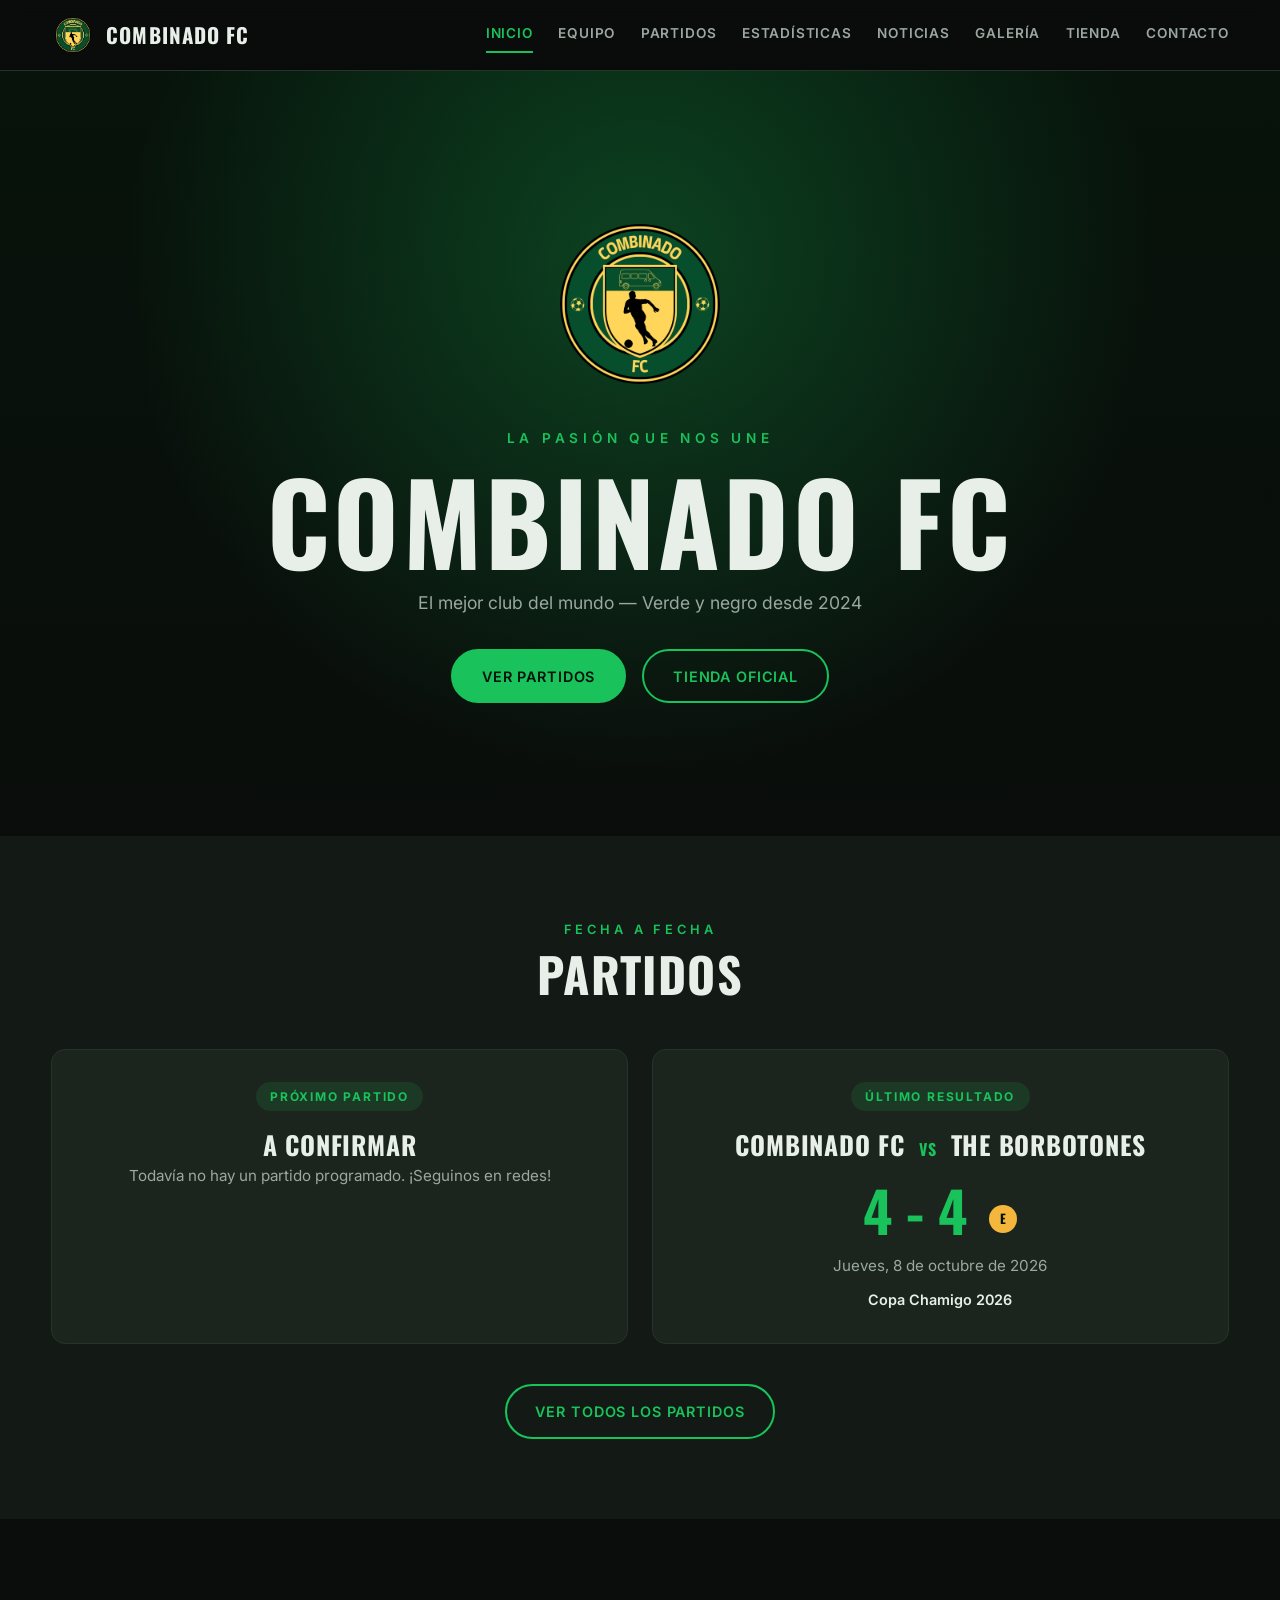
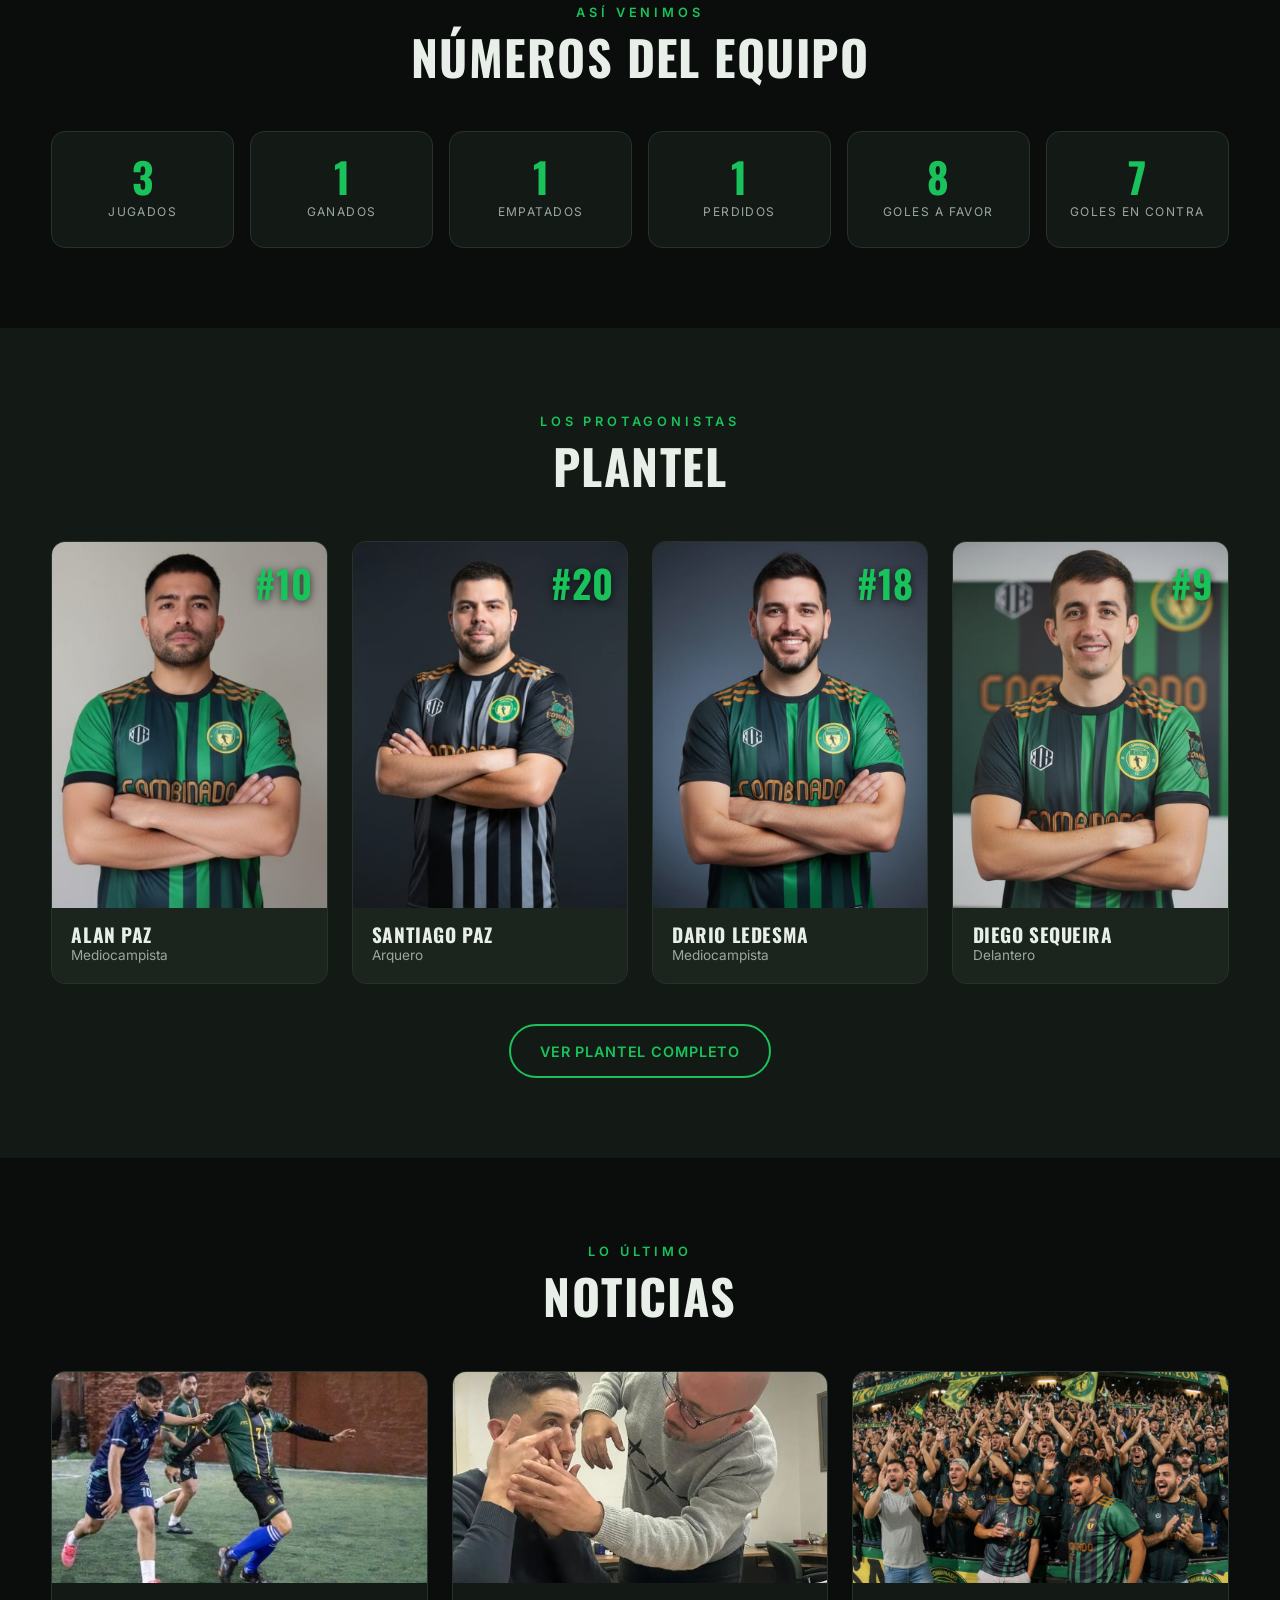
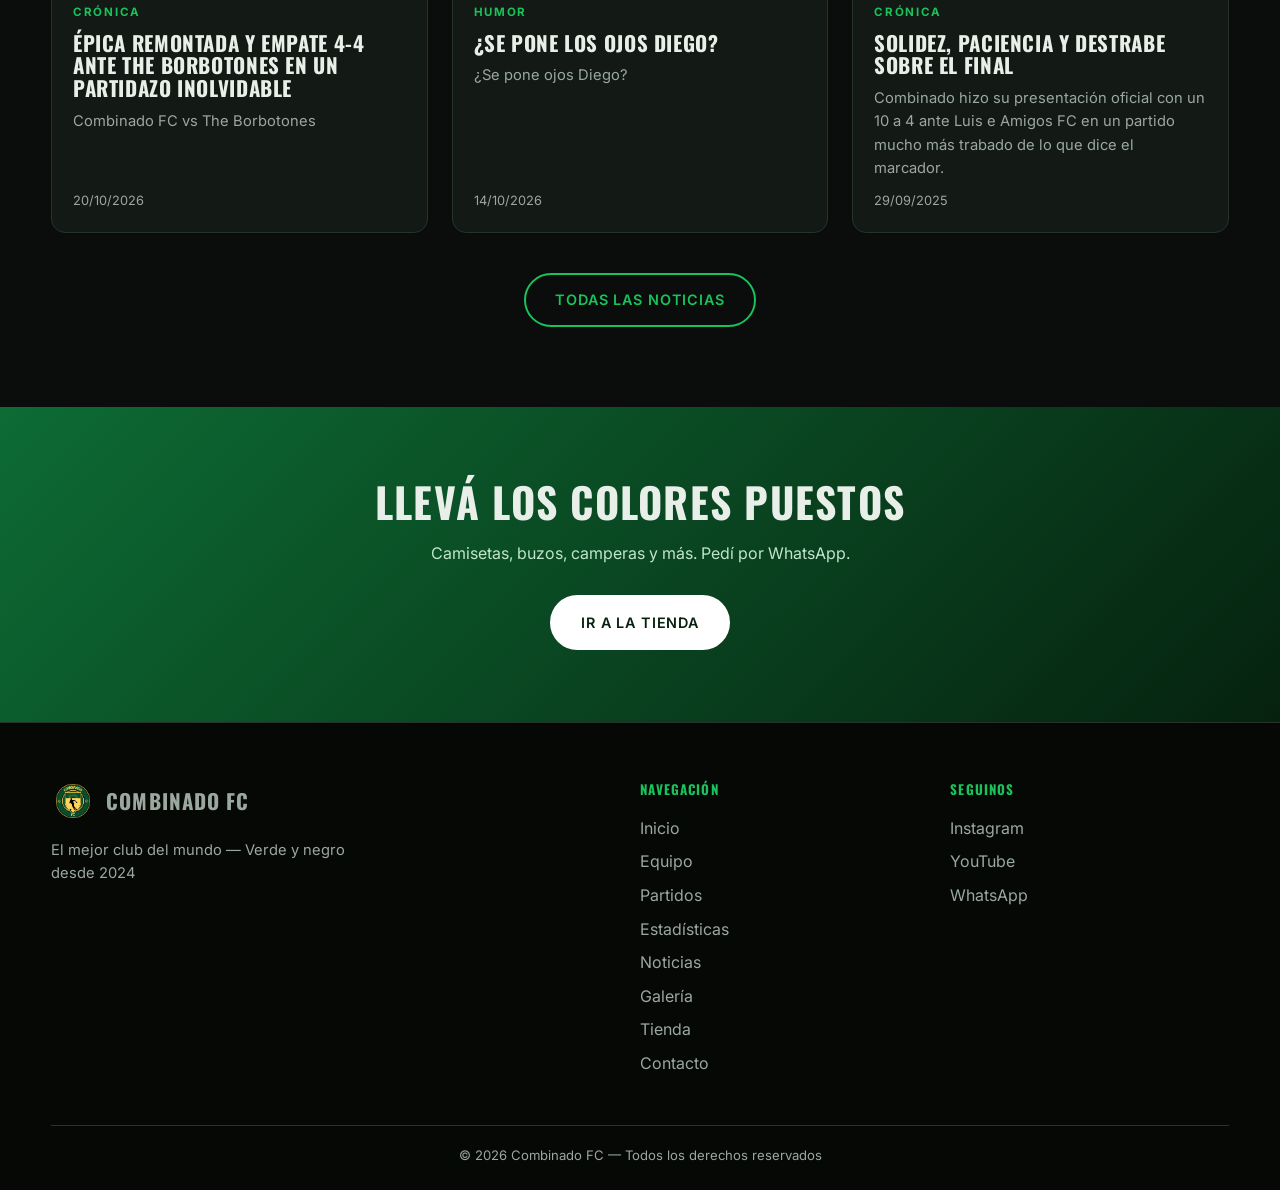
<file: index.html>
<!DOCTYPE html>
<html lang="es">
<head>
  <meta charset="UTF-8">
  <meta name="viewport" content="width=device-width, initial-scale=1">
  <title>Combinado FC — La pasión que nos une</title>
  <meta name="description" content="Sitio oficial de Combinado FC: resultados, plantel, noticias y tienda. Verde y negro desde 2024.">
  <meta name="theme-color" content="#0a0d0b">

  <!-- Para que se vea lindo al compartir en WhatsApp / redes -->
  <meta property="og:title" content="Combinado FC — La pasión que nos une">
  <meta property="og:description" content="Resultados, plantel, noticias y tienda oficial.">
  <meta property="og:image" content="https://alanpaz24.github.io/combinado-fc/img/logo/escudo.png">
  <meta property="og:type" content="website">
  <meta property="og:image" content="https://alanpaz24.github.io/combinado/img/logo/compartir.jpg">

  <link rel="canonical" href="https://alanpaz24.github.io/combinado/">
  <meta property="og:url" content="https://alanpaz24.github.io/combinado/">
  <meta property="og:locale" content="es_AR">
  <meta property="og:site_name" content="Combinado FC">
  <meta name="twitter:card" content="summary">

  <link rel="icon" href="img/logo/escudo.png">
  <link rel="preconnect" href="https://fonts.googleapis.com">
  <link rel="preconnect" href="https://fonts.gstatic.com" crossorigin>
  <link href="https://fonts.googleapis.com/css2?family=Inter:wght@400;600&family=Oswald:wght@500;700&display=swap" rel="stylesheet">
  <link rel="stylesheet" href="css/estilos.css">
</head>

<body data-pagina="inicio">

  <header class="cabecera" id="cabecera"></header>

  <main>
    <!-- HERO -->
    <section class="hero">
      <div class="contenedor">
        <img src="img/logo/escudo.png" alt="Escudo Combinado FC">
        <p class="sup">LA PASIÓN QUE NOS UNE</p>
        <h1>Combinado FC</h1>
        <p class="sub">El mejor club del mundo — Verde y negro desde 2024</p>
        <div class="hero-botones">
          <a href="partidos.html" class="boton">Ver partidos</a>
          <a href="tienda.html" class="boton secundario">Tienda oficial</a>
        </div>
      </div>
    </section>

    <!-- PRÓXIMO PARTIDO Y ÚLTIMO RESULTADO -->
    <section class="seccion alt">
      <div class="contenedor">
        <div class="titulo-seccion"><span>Fecha a fecha</span><h2>Partidos</h2></div>
        <div class="grid-2" id="partidos-destacados"></div>
        <div class="centro"><a href="partidos.html" class="boton secundario">Ver todos los partidos</a></div>
      </div>
    </section>

    <!-- ESTADÍSTICAS -->
    <section class="seccion">
      <div class="contenedor">
        <div class="titulo-seccion"><span>Así venimos</span><h2>Números del equipo</h2></div>
        <div class="stats" id="stats"></div>
      </div>
    </section>

    <!-- PLANTEL -->
    <section class="seccion alt">
      <div class="contenedor">
        <div class="titulo-seccion"><span>Los protagonistas</span><h2>Plantel</h2></div>
        <div class="grid-jugadores" id="plantel"></div>
        <div class="centro"><a href="equipo.html" class="boton secundario">Ver plantel completo</a></div>
      </div>
    </section>

    <!-- NOTICIAS -->
    <section class="seccion">
      <div class="contenedor">
        <div class="titulo-seccion"><span>Lo último</span><h2>Noticias</h2></div>
        <div class="grid-noticias" id="noticias"></div>
        <div class="centro"><a href="noticias.html" class="boton secundario">Todas las noticias</a></div>
      </div>
    </section>

    <!-- BANDA TIENDA -->
    <section class="cta">
      <div class="contenedor">
        <h2>Llevá los colores puestos</h2>
        <p>Camisetas, buzos, camperas y más. Pedí por WhatsApp.</p>
        <a href="tienda.html" class="boton">Ir a la tienda</a>
      </div>
    </section>
  </main>

  <footer class="pie" id="pie"></footer>

  <script src="js/comun.js" defer></script>
  <script src="js/inicio.js" defer></script>
</body>
</html>
</file>
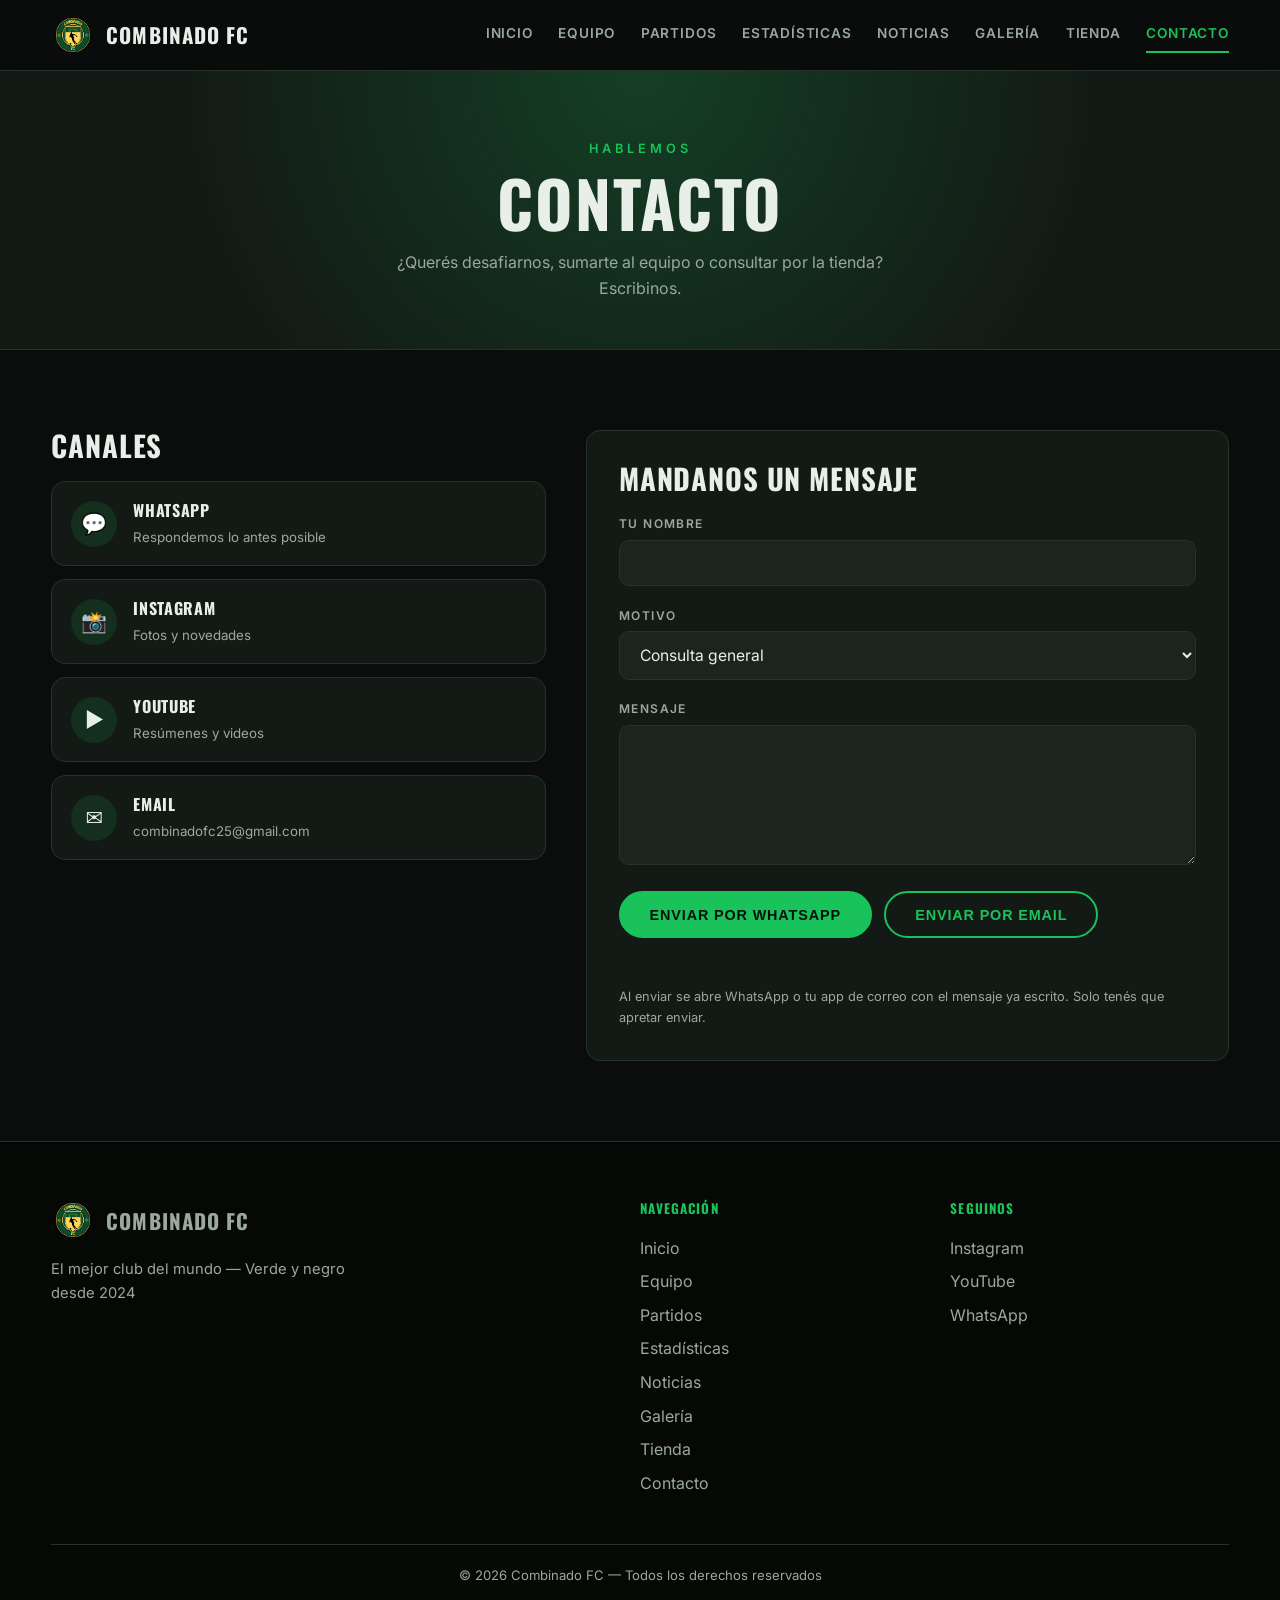
<file: contacto.html>
<!DOCTYPE html>
<html lang="es">
<head>
  <meta charset="UTF-8">
  <meta name="viewport" content="width=device-width, initial-scale=1">
  <title>Contacto — Combinado FC</title>
  <meta name="description" content="Contactá a Combinado FC: consultas, desafíos, tienda y más. Escribinos por WhatsApp o email.">
  <meta name="theme-color" content="#0a0d0b">
  <link rel="canonical" href="https://alanpaz24.github.io/combinado/contacto.html">

  <meta property="og:title" content="Contacto — Combinado FC">
  <meta property="og:description" content="Escribinos por WhatsApp o email.">
  <meta property="og:image" content="https://alanpaz24.github.io/combinado/img/logo/compartir.jpg">
  <meta property="og:url" content="https://alanpaz24.github.io/combinado/contacto.html">
  <meta property="og:type" content="website">
  <meta property="og:locale" content="es_AR">

  <link rel="icon" href="img/logo/escudo.png">
  <link rel="preconnect" href="https://fonts.googleapis.com">
  <link rel="preconnect" href="https://fonts.gstatic.com" crossorigin>
  <link href="https://fonts.googleapis.com/css2?family=Inter:wght@400;600&family=Oswald:wght@500;700&display=swap" rel="stylesheet">
  <link rel="stylesheet" href="css/estilos.css">
</head>

<body data-pagina="contacto">

  <header class="cabecera" id="cabecera"></header>

  <main>
    <section class="banner">
      <div class="contenedor">
        <span>Hablemos</span>
        <h1>Contacto</h1>
        <p>¿Querés desafiarnos, sumarte al equipo o consultar por la tienda? Escribinos.</p>
      </div>
    </section>

    <section class="seccion">
      <div class="contenedor contacto-grid">

        <div>
          <h2>Canales</h2>
          <div class="tarjetas-contacto" id="canales"></div>
        </div>

        <form class="formulario" id="formulario" novalidate>
          <h2>Mandanos un mensaje</h2>

          <div class="campo">
            <label for="f-nombre">Tu nombre</label>
            <input type="text" id="f-nombre" autocomplete="name" required>
          </div>

          <div class="campo">
            <label for="f-motivo">Motivo</label>
            <select id="f-motivo">
              <option>Consulta general</option>
              <option>Tienda / pedidos</option>
              <option>Quiero sumarme al equipo</option>
              <option>Desafío o amistoso</option>
              <option>Prensa o sponsors</option>
            </select>
          </div>

          <div class="campo">
            <label for="f-mensaje">Mensaje</label>
            <textarea id="f-mensaje" required></textarea>
          </div>

          <div class="form-botones">
            <button type="submit" class="boton">Enviar por WhatsApp</button>
            <button type="button" class="boton secundario" id="btn-email">Enviar por email</button>
          </div>
          <p class="form-aviso" id="form-aviso" aria-live="polite"></p>
          <p class="form-nota">Al enviar se abre WhatsApp o tu app de correo con el mensaje ya escrito. Solo tenés que apretar enviar.</p>
        </form>

      </div>
    </section>
  </main>

  <footer class="pie" id="pie"></footer>

  <script src="js/comun.js" defer></script>
  <script src="js/contacto.js" defer></script>
</body>
</html>
</file>
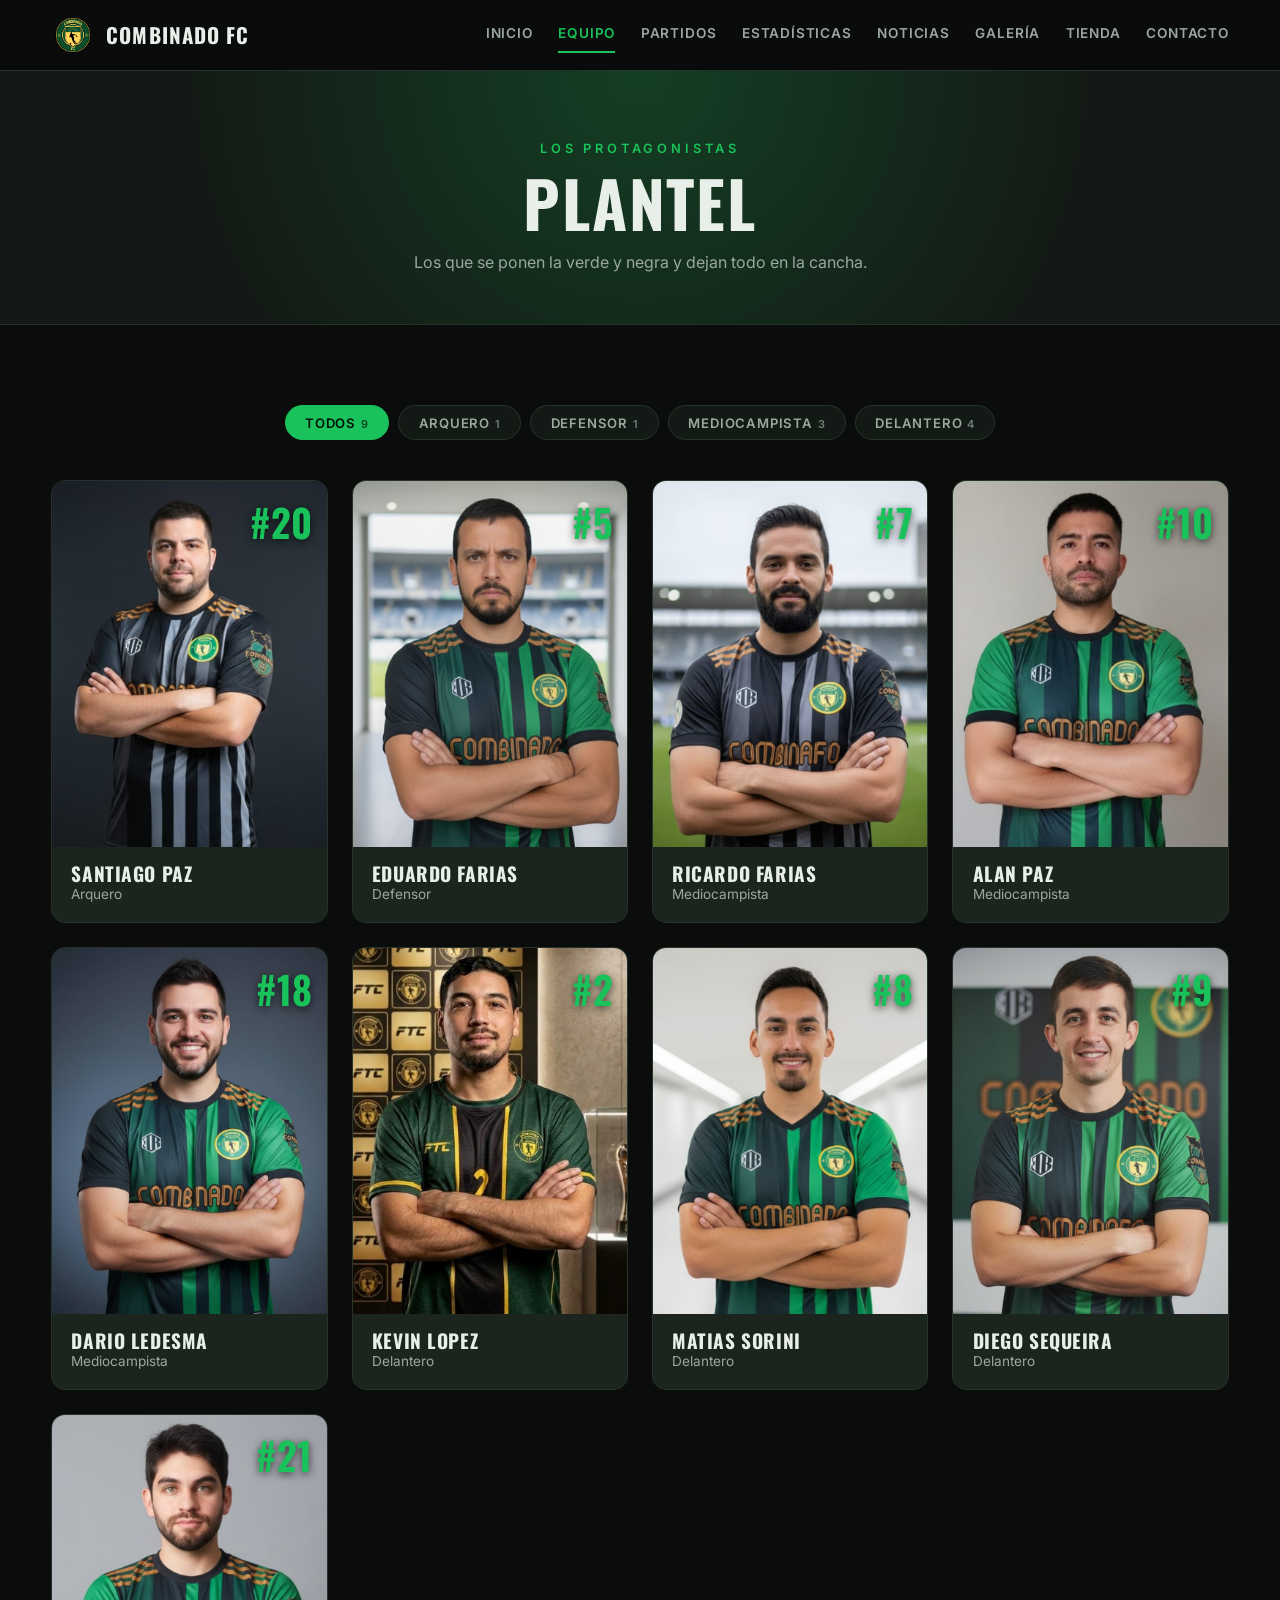
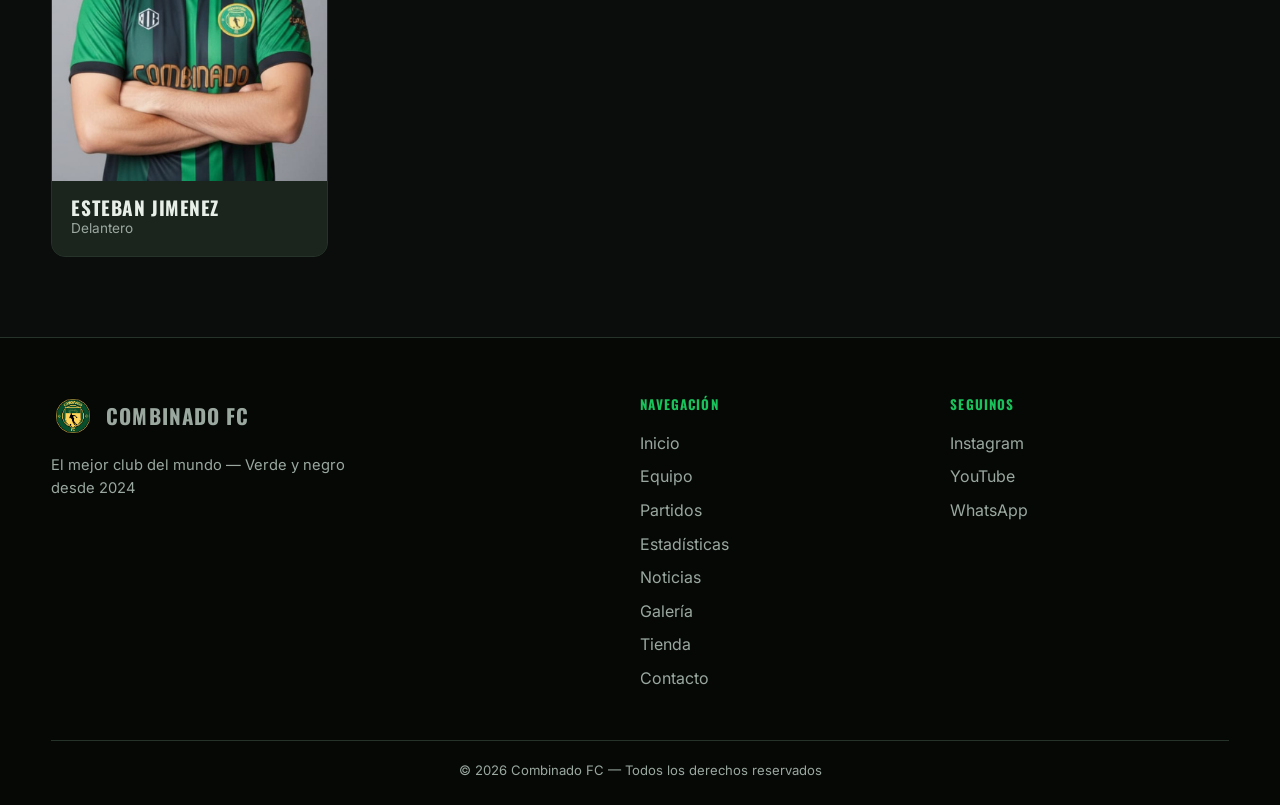
<file: equipo.html>
<!DOCTYPE html>
<html lang="es">
<head>
  <meta charset="UTF-8">
  <meta name="viewport" content="width=device-width, initial-scale=1">
  <title>Equipo — Combinado FC</title>
  <meta name="description" content="Plantel completo de Combinado FC: jugadores, posiciones y estadísticas.">
  <meta name="theme-color" content="#0a0d0b">
  <link rel="canonical" href="https://alanpaz24.github.io/combinado/NOMBRE-DE-LA-PAGINA.html">
  <meta property="og:title" content="Título de la página — Combinado FC">
  <meta property="og:description" content="Descripción corta de la página.">
  <meta property="og:image" content="https://alanpaz24.github.io/combinado/img/logo/compartir.jpg">
  <meta property="og:url" content="https://alanpaz24.github.io/combinado/NOMBRE-DE-LA-PAGINA.html">
  <meta property="og:type" content="website">
  <meta property="og:locale" content="es_AR">
  <link rel="icon" href="img/logo/escudo.png">
  <link rel="preconnect" href="https://fonts.googleapis.com">
  <link rel="preconnect" href="https://fonts.gstatic.com" crossorigin>
  <link href="https://fonts.googleapis.com/css2?family=Inter:wght@400;600&family=Oswald:wght@500;700&display=swap" rel="stylesheet">
  <link rel="stylesheet" href="css/estilos.css">
</head>

<body data-pagina="equipo">

  <header class="cabecera" id="cabecera"></header>

  <main>
    <section class="banner">
      <div class="contenedor">
        <span>Los protagonistas</span>
        <h1>Plantel</h1>
        <p>Los que se ponen la verde y negra y dejan todo en la cancha.</p>
      </div>
    </section>

    <section class="seccion">
      <div class="contenedor">
        <div class="filtros" id="filtros"></div>
        <div class="grid-jugadores" id="plantel"></div>
      </div>
    </section>
  </main>

  <!-- Ventana emergente con la ficha -->
  <dialog class="ficha" id="ficha"></dialog>

  <footer class="pie" id="pie"></footer>

  <script src="js/comun.js" defer></script>
  <script src="js/equipo.js" defer></script>
</body>
</html>
</file>
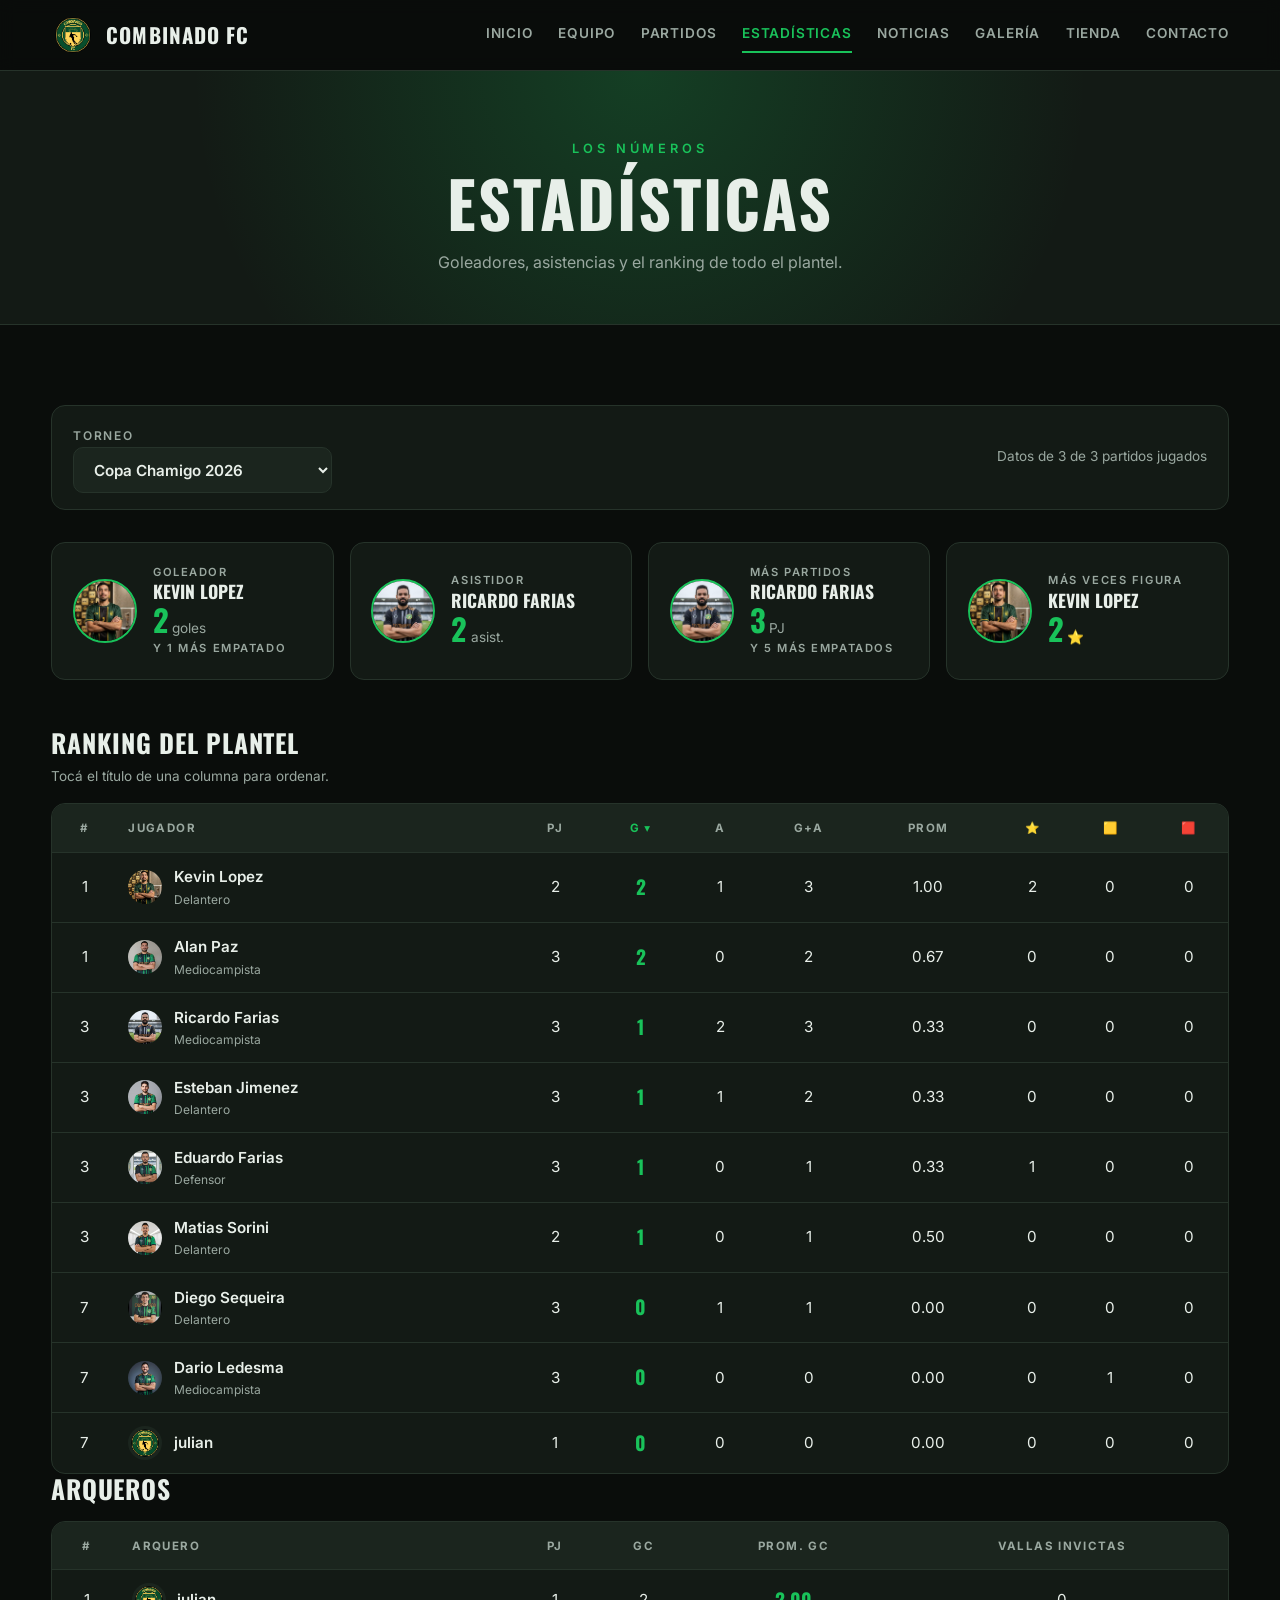
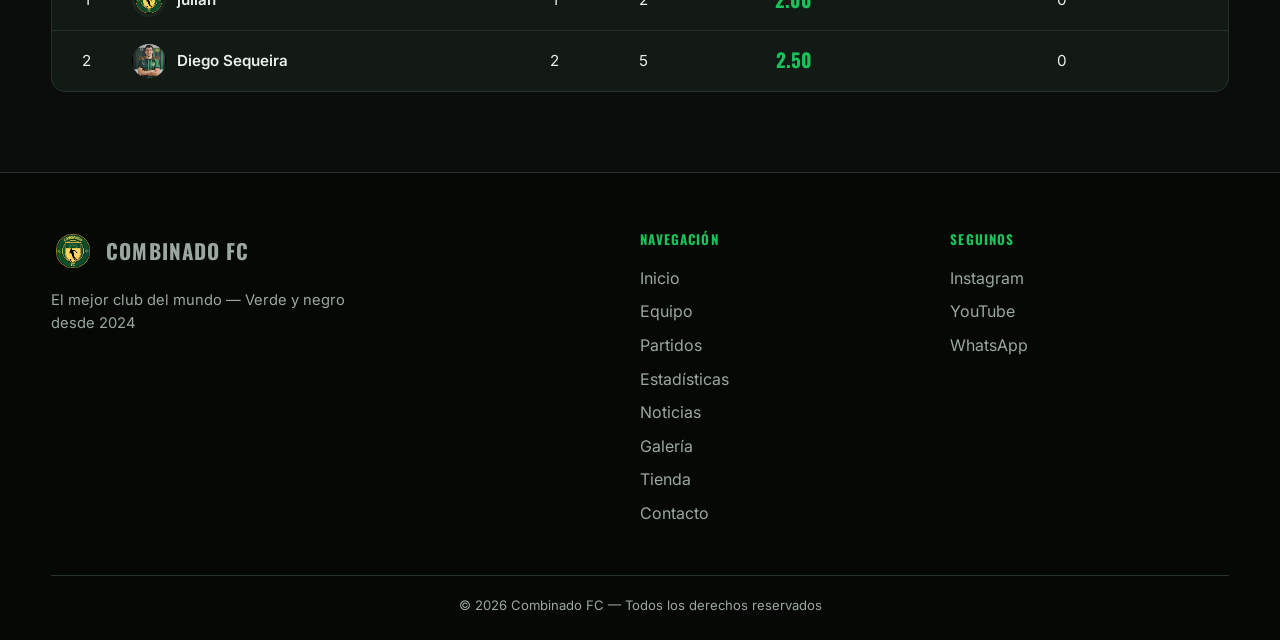
<file: estadisticas.html>
<!DOCTYPE html>
<html lang="es">
<head>
  <meta charset="UTF-8">
  <meta name="viewport" content="width=device-width, initial-scale=1">
  <title>Estadísticas — Combinado FC</title>
  <meta name="description" content="Ranking de goleadores, asistencias y partidos jugados de Combinado FC.">
  <meta name="theme-color" content="#0a0d0b">
  <link rel="canonical" href="https://alanpaz24.github.io/combinado/estadisticas.html">
  <meta property="og:title" content="Estadísticas — Combinado FC">
  <meta property="og:description" content="Goleadores, asistencias y ranking del plantel.">
  <meta property="og:image" content="https://alanpaz24.github.io/combinado/img/logo/escudo.png">
  <meta property="og:url" content="https://alanpaz24.github.io/combinado/estadisticas.html">
  <meta property="og:type" content="website">
  <meta property="og:locale" content="es_AR">
  <link rel="icon" href="img/logo/escudo.png">
  <link rel="preconnect" href="https://fonts.googleapis.com">
  <link rel="preconnect" href="https://fonts.gstatic.com" crossorigin>
  <link href="https://fonts.googleapis.com/css2?family=Inter:wght@400;600&family=Oswald:wght@500;700&display=swap" rel="stylesheet">
  <link rel="stylesheet" href="css/estilos.css">
</head>

<body data-pagina="estadisticas">

  <header class="cabecera" id="cabecera"></header>

  <main>
    <section class="banner">
      <div class="contenedor">
        <span>Los números</span>
        <h1>Estadísticas</h1>
        <p>Goleadores, asistencias y el ranking de todo el plantel.</p>
      </div>
    </section>

    <section class="seccion">
      <div class="contenedor">

        <div class="barra-torneo">
          <div>
            <label for="selector-torneo">Torneo</label><br>
            <select id="selector-torneo"></select>
          </div>
          <span class="nota-datos" id="nota-datos"></span>
        </div>

        <p class="mensaje-vacio" id="vacio" hidden>
          Todavía no hay estadísticas cargadas para este torneo. Se van a ir mostrando a medida que se carguen los partidos.
        </p>

        <div id="bloque-ranking" hidden>
          <div class="lideres" id="lideres"></div>

          <h2 class="subtitulo">Ranking del plantel</h2>
          <p class="ayuda">Tocá el título de una columna para ordenar.</p>
          <div class="tabla-wrap">
            <table class="tabla">
              <thead><tr id="cabeza-tabla"></tr></thead>
              <tbody id="cuerpo-tabla"></tbody>
            </table>
          </div>
        </div>

        <div id="bloque-arqueros" hidden>
          <h2 class="subtitulo">Arqueros</h2>
          <div class="tabla-wrap">
            <table class="tabla">
              <thead>
                <tr><th>#</th><th class="izq">Arquero</th><th>PJ</th><th>GC</th><th>Prom. GC</th><th>Vallas invictas</th></tr>
              </thead>
              <tbody id="cuerpo-arqueros"></tbody>
            </table>
          </div>
        </div>

      </div>
    </section>
  </main>

  <footer class="pie" id="pie"></footer>

  <script src="js/comun.js" defer></script>
  <script src="js/estadisticas.js" defer></script>
</body>
</html>
</file>
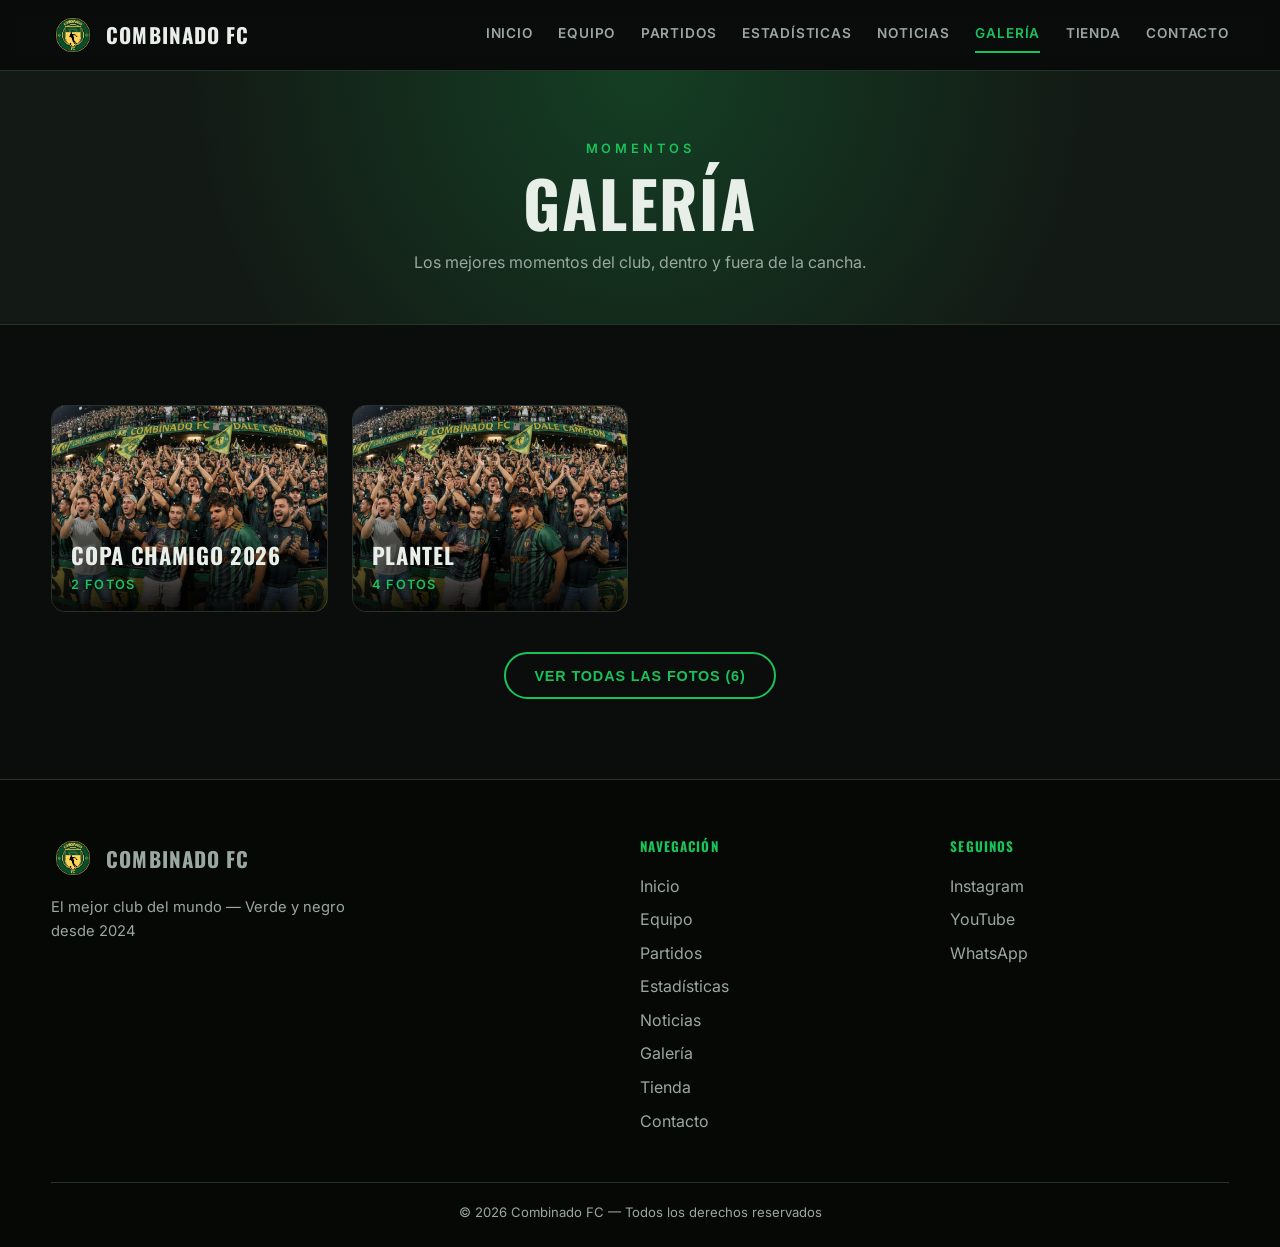
<file: galeria.html>
<!DOCTYPE html>
<html lang="es">
<head>
  <meta charset="UTF-8">
  <meta name="viewport" content="width=device-width, initial-scale=1">
  <title>Galería — Combinado FC</title>
  <meta name="description" content="Fotos de Combinado FC: partidos, festejos y entrenamientos.">
  <meta name="theme-color" content="#0a0d0b">
  <link rel="canonical" href="https://alanpaz24.github.io/combinado/galeria.html">
  <meta property="og:title" content="Galería — Combinado FC">
  <meta property="og:description" content="Los mejores momentos del club.">
  <meta property="og:image" content="https://alanpaz24.github.io/combinado/img/logo/escudo.png">
  <meta property="og:url" content="https://alanpaz24.github.io/combinado/galeria.html">
  <meta property="og:type" content="website">
  <meta property="og:locale" content="es_AR">
  <link rel="icon" href="img/logo/escudo.png">
  <link rel="preconnect" href="https://fonts.googleapis.com">
  <link rel="preconnect" href="https://fonts.gstatic.com" crossorigin>
  <link href="https://fonts.googleapis.com/css2?family=Inter:wght@400;600&family=Oswald:wght@500;700&display=swap" rel="stylesheet">
  <link rel="stylesheet" href="css/estilos.css">
</head>

<body data-pagina="galeria">

  <header class="cabecera" id="cabecera"></header>

  <main>
    <section class="banner">
      <div class="contenedor">
        <span>Momentos</span>
        <h1>Galería</h1>
        <p>Los mejores momentos del club, dentro y fuera de la cancha.</p>
      </div>
    </section>

    <section class="seccion">
      <div class="contenedor">
        <div class="barra-album" id="barra-album" hidden></div>
        <div class="grid-albumes" id="grid-albumes"></div>
        <div class="centro" id="ver-todas" hidden></div>
        <div class="grid-galeria" id="grid-galeria"></div>
      </div>
    </section>
  </main>

  <!-- Visor a pantalla completa -->
  <dialog class="visor" id="visor" aria-label="Visor de fotos"></dialog>

  <footer class="pie" id="pie"></footer>

  <script src="js/comun.js" defer></script>
  <script src="js/galeria.js" defer></script>
</body>
</html>
</file>
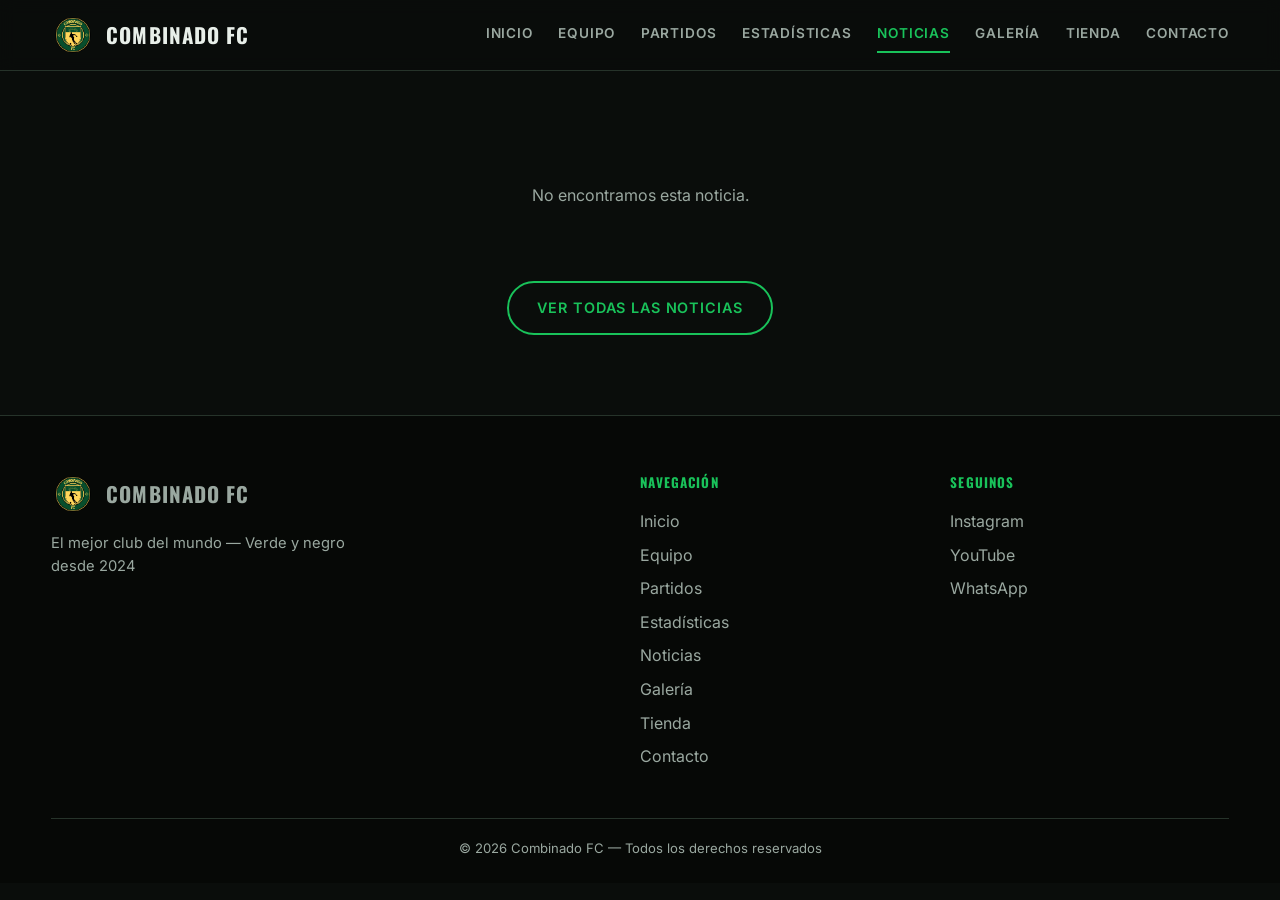
<file: noticia.html>
<!DOCTYPE html>
<html lang="es">
<head>
  <meta charset="UTF-8">
  <meta name="viewport" content="width=device-width, initial-scale=1">
  <title>Noticia — Combinado FC</title>
  <meta name="description" content="Noticias de Combinado FC.">
  <meta name="theme-color" content="#0a0d0b">
  <link rel="icon" href="img/logo/escudo.png">
  <link rel="preconnect" href="https://fonts.googleapis.com">
  <link rel="preconnect" href="https://fonts.gstatic.com" crossorigin>
  <link href="https://fonts.googleapis.com/css2?family=Inter:wght@400;600&family=Oswald:wght@500;700&display=swap" rel="stylesheet">
  <link rel="stylesheet" href="css/estilos.css">
</head>

<body data-pagina="noticias">

  <header class="cabecera" id="cabecera"></header>

  <main>
    <section class="seccion">
      <div class="contenedor">
        <article class="articulo" id="articulo">
          <p class="mensaje-vacio">Cargando noticia...</p>
        </article>
        <div class="relacionadas" id="relacionadas" hidden>
          <h2>Seguí leyendo</h2>
          <div class="grid-noticias" id="lista-relacionadas"></div>
        </div>
      </div>
    </section>
  </main>

  <footer class="pie" id="pie"></footer>

  <script src="js/comun.js" defer></script>
  <script src="js/noticia.js" defer></script>
</body>
</html>
</file>
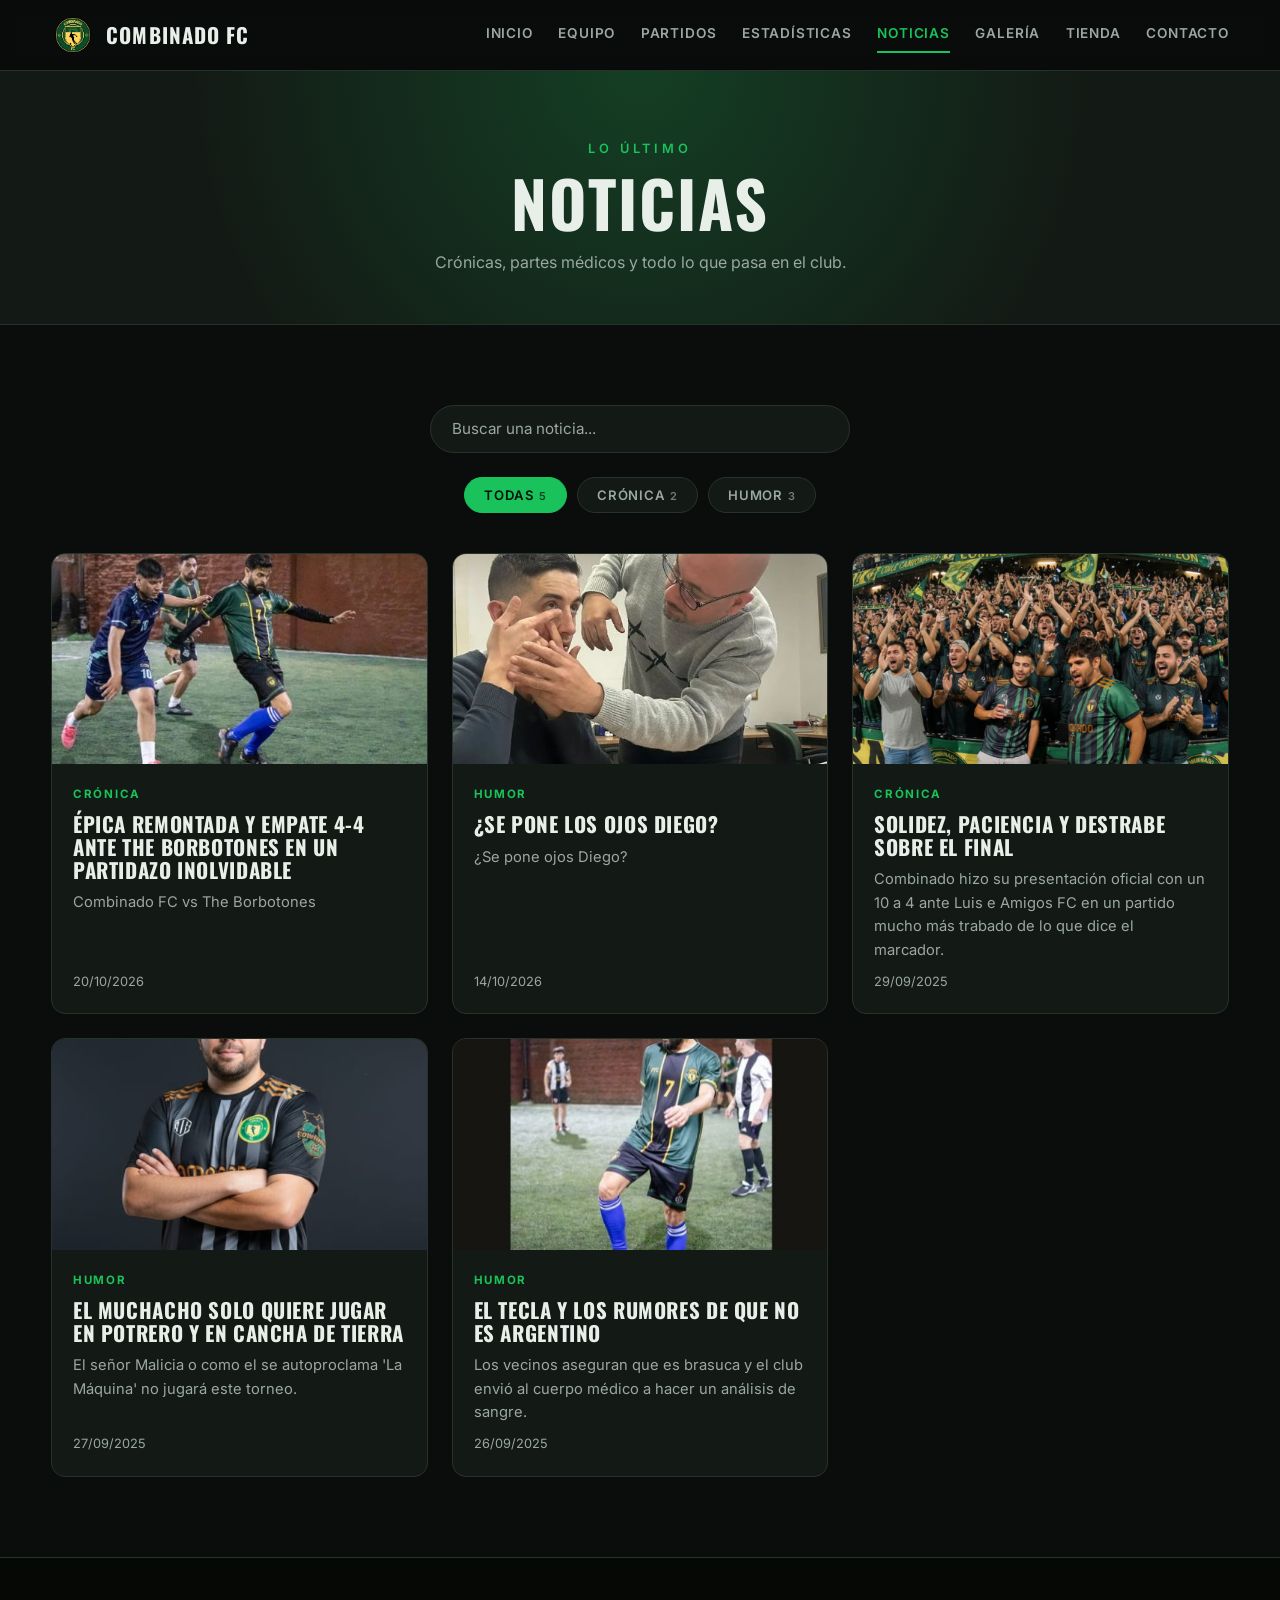
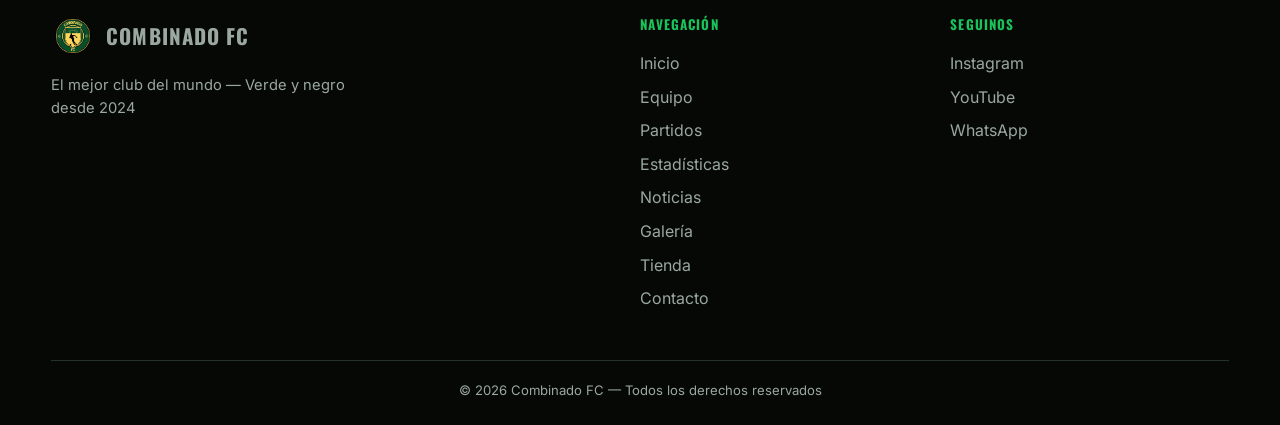
<file: noticias.html>
<!DOCTYPE html>
<html lang="es">
<head>
  <meta charset="UTF-8">
  <meta name="viewport" content="width=device-width, initial-scale=1">
  <title>Noticias — Combinado FC</title>
  <meta name="description" content="Crónicas, partes médicos y novedades de Combinado FC.">
  <meta name="theme-color" content="#0a0d0b">
  <link rel="canonical" href="https://alanpaz24.github.io/combinado/NOMBRE-DE-LA-PAGINA.html">
  <meta property="og:title" content="Título de la página — Combinado FC">
  <meta property="og:description" content="Descripción corta de la página.">
  <meta property="og:image" content="https://alanpaz24.github.io/combinado/img/logo/compartir.jpg">
  <meta property="og:url" content="https://alanpaz24.github.io/combinado/NOMBRE-DE-LA-PAGINA.html">
  <meta property="og:type" content="website">
  <meta property="og:locale" content="es_AR">
  <link rel="icon" href="img/logo/escudo.png">
  <link rel="preconnect" href="https://fonts.googleapis.com">
  <link rel="preconnect" href="https://fonts.gstatic.com" crossorigin>
  <link href="https://fonts.googleapis.com/css2?family=Inter:wght@400;600&family=Oswald:wght@500;700&display=swap" rel="stylesheet">
  <link rel="stylesheet" href="css/estilos.css">
</head>

<body data-pagina="noticias">

  <header class="cabecera" id="cabecera"></header>

  <main>
    <section class="banner">
      <div class="contenedor">
        <span>Lo último</span>
        <h1>Noticias</h1>
        <p>Crónicas, partes médicos y todo lo que pasa en el club.</p>
      </div>
    </section>

    <section class="seccion">
      <div class="contenedor">
        <div class="buscador">
          <input type="search" id="buscador" placeholder="Buscar una noticia..." aria-label="Buscar noticias">
        </div>
        <div class="filtros" id="filtros"></div>
        <div class="grid-noticias" id="lista-noticias"></div>
      </div>
    </section>
  </main>

  <footer class="pie" id="pie"></footer>

  <script src="js/comun.js" defer></script>
  <script src="js/noticias.js" defer></script>
</body>
</html>
</file>
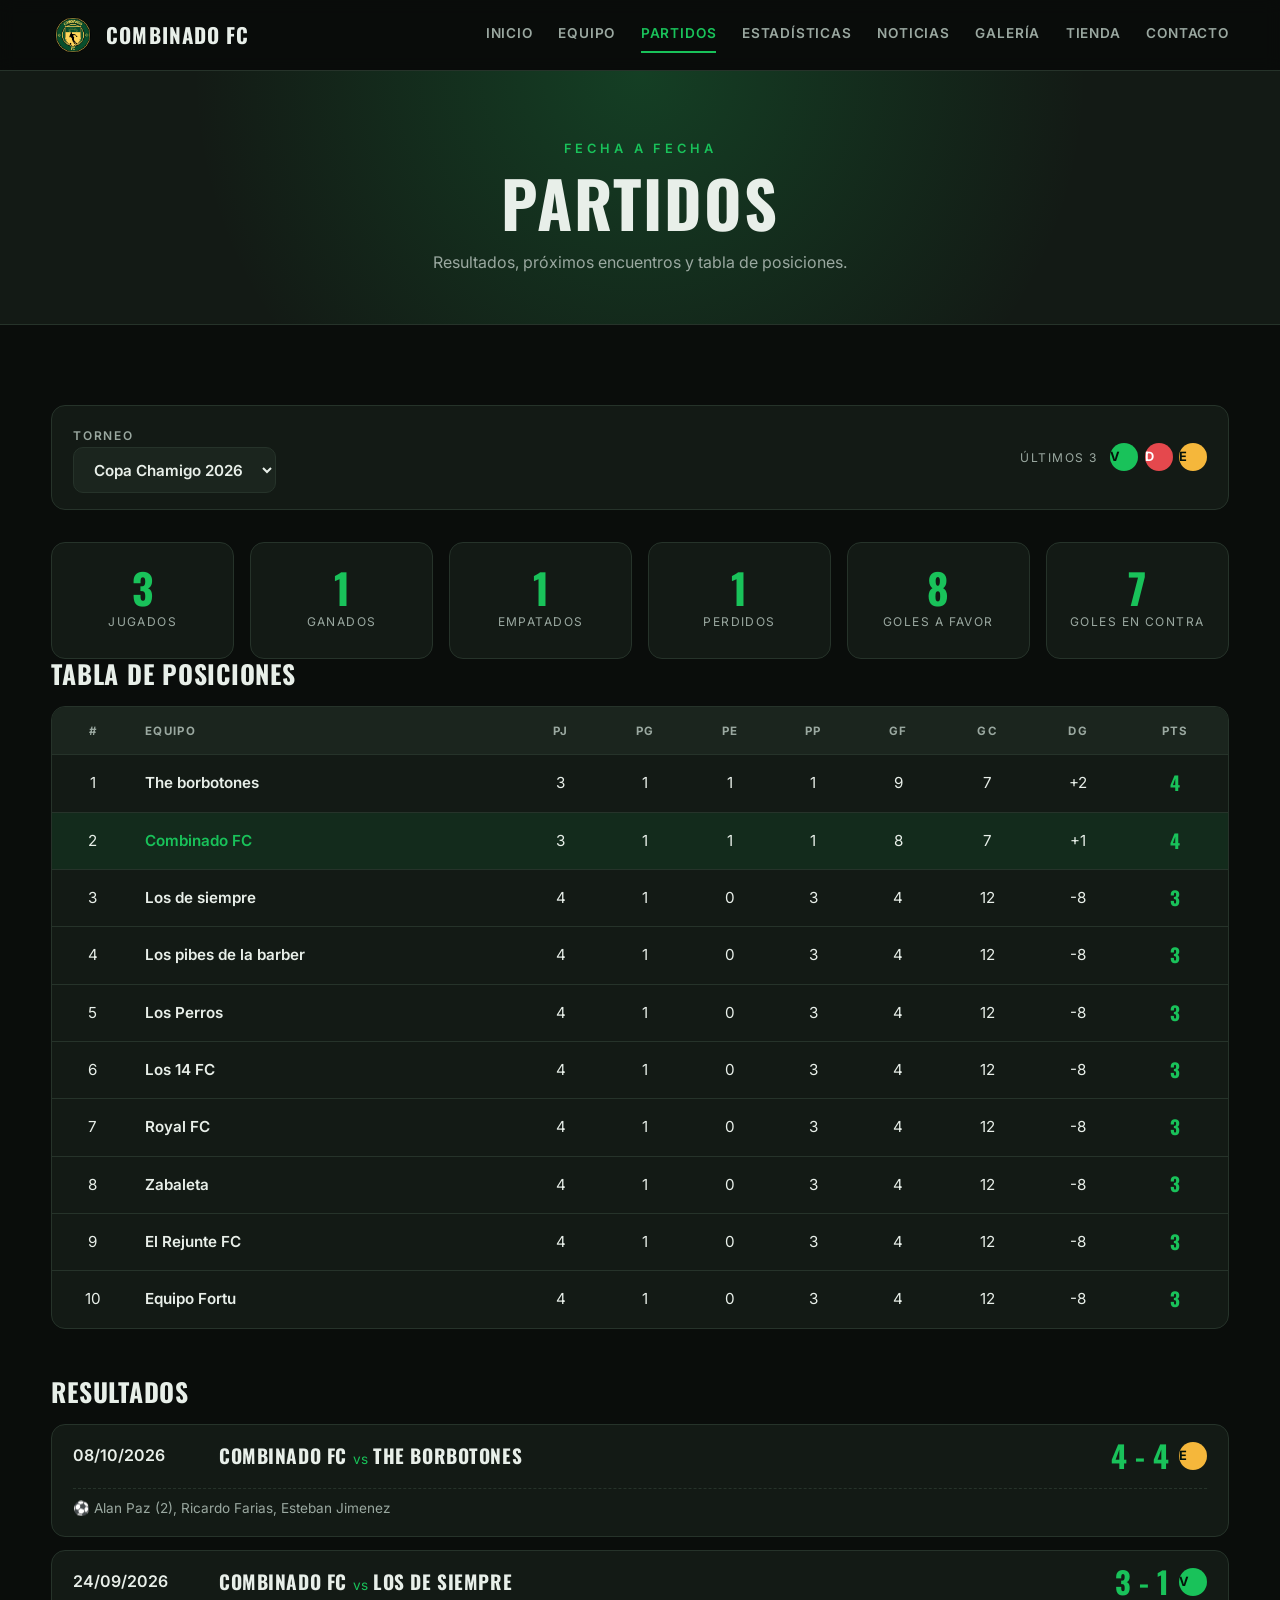
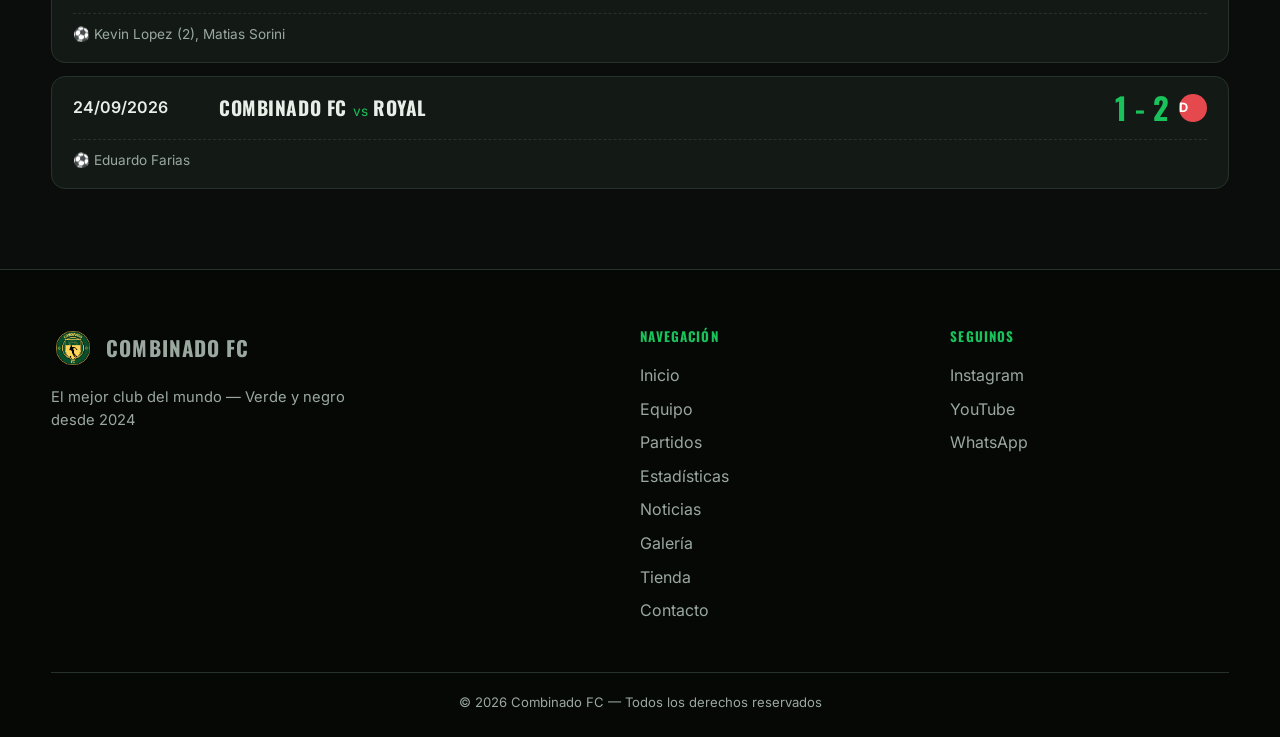
<file: partidos.html>
<!DOCTYPE html>
<html lang="es">
<head>
  <meta charset="UTF-8">
  <meta name="viewport" content="width=device-width, initial-scale=1">
  <title>Partidos — Combinado FC</title>
  <meta name="description" content="Resultados, próximos partidos y tabla de posiciones de Combinado FC.">
  <meta name="theme-color" content="#0a0d0b">
  <link rel="canonical" href="https://alanpaz24.github.io/combinado/NOMBRE-DE-LA-PAGINA.html">
  <meta property="og:title" content="Título de la página — Combinado FC">
  <meta property="og:description" content="Descripción corta de la página.">
  <meta property="og:image" content="https://alanpaz24.github.io/combinado/img/logo/compartir.jpg">
  <meta property="og:url" content="https://alanpaz24.github.io/combinado/NOMBRE-DE-LA-PAGINA.html">
  <meta property="og:type" content="website">
  <meta property="og:locale" content="es_AR">
  <link rel="icon" href="img/logo/escudo.png">
  <link rel="preconnect" href="https://fonts.googleapis.com">
  <link rel="preconnect" href="https://fonts.gstatic.com" crossorigin>
  <link href="https://fonts.googleapis.com/css2?family=Inter:wght@400;600&family=Oswald:wght@500;700&display=swap" rel="stylesheet">
  <link rel="stylesheet" href="css/estilos.css">
</head>

<body data-pagina="partidos">

  <header class="cabecera" id="cabecera"></header>

  <main>
    <section class="banner">
      <div class="contenedor">
        <span>Fecha a fecha</span>
        <h1>Partidos</h1>
        <p>Resultados, próximos encuentros y tabla de posiciones.</p>
      </div>
    </section>

    <section class="seccion">
      <div class="contenedor">

        <!-- Selector de torneo + racha -->
        <div class="barra-torneo">
          <div>
            <label for="selector-torneo">Torneo</label><br>
            <select id="selector-torneo"></select>
          </div>
          <div class="racha" id="racha"></div>
        </div>

        <!-- Estadísticas -->
        <div class="stats" id="stats"></div>

        <!-- Próximos partidos -->
        <div id="bloque-proximos" hidden>
          <h2 class="subtitulo">Próximos partidos</h2>
          <div class="lista-partidos" id="lista-proximos"></div>
        </div>

        <!-- Tabla de posiciones -->
        <div id="bloque-tabla" hidden>
          <h2 class="subtitulo">Tabla de posiciones</h2>
          <div class="tabla-wrap">
            <table class="tabla">
              <thead>
                <tr>
                  <th>#</th><th class="izq">Equipo</th><th>PJ</th><th>PG</th><th>PE</th>
                  <th>PP</th><th>GF</th><th>GC</th><th>DG</th><th>Pts</th>
                </tr>
              </thead>
              <tbody id="cuerpo-tabla"></tbody>
            </table>
          </div>
        </div>

        <!-- Resultados -->
        <h2 class="subtitulo">Resultados</h2>
        <div class="lista-partidos" id="lista-resultados"></div>

      </div>
    </section>
  </main>

  <footer class="pie" id="pie"></footer>

  <script src="js/comun.js" defer></script>
  <script src="js/partidos.js" defer></script>
</body>
</html>
</file>
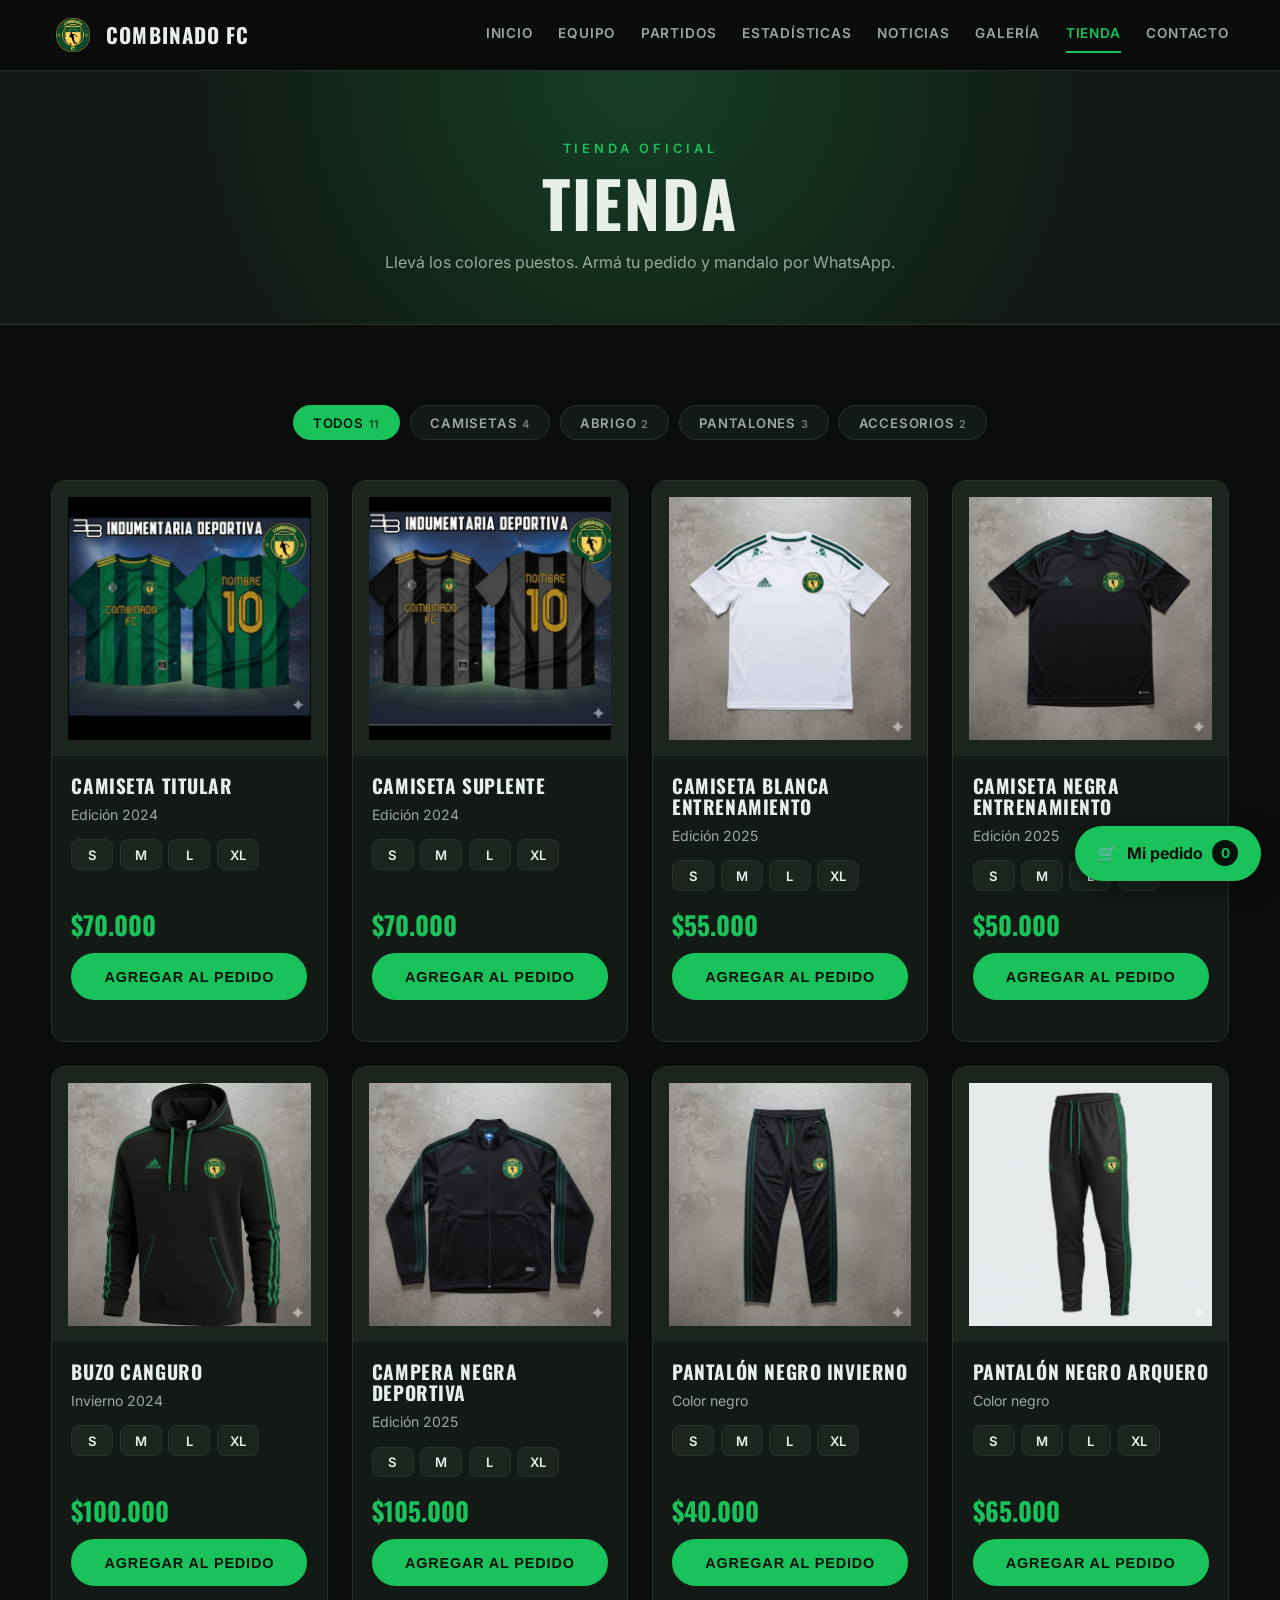
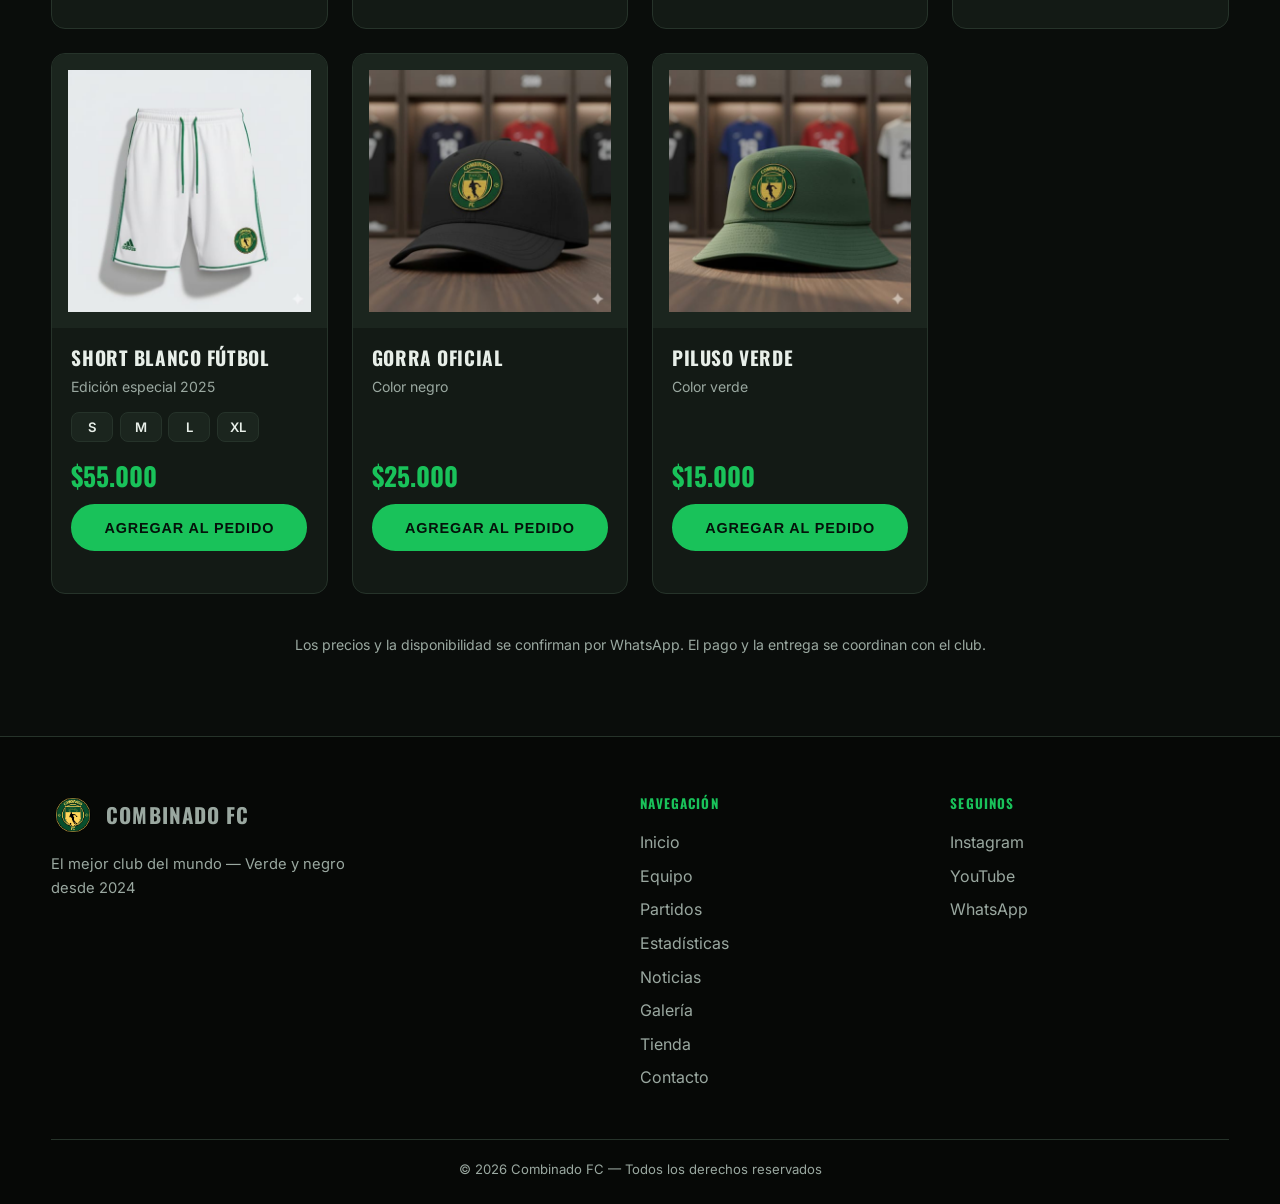
<file: tienda.html>
<!DOCTYPE html>
<html lang="es">
<head>
  <meta charset="UTF-8">
  <meta name="viewport" content="width=device-width, initial-scale=1">
  <title>Tienda — Combinado FC</title>
  <meta name="description" content="Tienda oficial de Combinado FC: camisetas, buzos, camperas y accesorios. Pedí por WhatsApp.">
  <meta name="theme-color" content="#0a0d0b">
  <link rel="canonical" href="https://alanpaz24.github.io/combinado/NOMBRE-DE-LA-PAGINA.html">
  <meta property="og:title" content="Título de la página — Combinado FC">
  <meta property="og:description" content="Descripción corta de la página.">
  <meta property="og:image" content="https://alanpaz24.github.io/combinado/img/logo/compartir.jpg">
  <meta property="og:url" content="https://alanpaz24.github.io/combinado/NOMBRE-DE-LA-PAGINA.html">
  <meta property="og:type" content="website">
  <meta property="og:locale" content="es_AR">
  <link rel="icon" href="img/logo/escudo.png">
  <link rel="preconnect" href="https://fonts.googleapis.com">
  <link rel="preconnect" href="https://fonts.gstatic.com" crossorigin>
  <link href="https://fonts.googleapis.com/css2?family=Inter:wght@400;600&family=Oswald:wght@500;700&display=swap" rel="stylesheet">
  <link rel="stylesheet" href="css/estilos.css">
</head>

<body data-pagina="tienda">

  <header class="cabecera" id="cabecera"></header>

  <main>
    <section class="banner">
      <div class="contenedor">
        <span>Tienda oficial</span>
        <h1>Tienda</h1>
        <p>Llevá los colores puestos. Armá tu pedido y mandalo por WhatsApp.</p>
      </div>
    </section>

    <section class="seccion">
      <div class="contenedor">
        <div class="filtros" id="filtros"></div>
        <div class="grid-productos" id="grid-productos"></div>
        <p class="nota-tienda">Los precios y la disponibilidad se confirman por WhatsApp. El pago y la entrega se coordinan con el club.</p>
      </div>
    </section>
  </main>

  <!-- Carrito -->
  <button class="carrito-flotante" id="abrir-carrito" aria-label="Ver mi pedido">
    🛒 <span>Mi pedido</span> <span class="cant" id="carrito-cant">0</span>
  </button>
  <div class="carrito-fondo" id="carrito-fondo" hidden></div>
  <aside class="carrito" id="carrito" aria-label="Mi pedido" aria-hidden="true">
    <div class="carrito-cab">
      <h2>Mi pedido</h2>
      <button id="cerrar-carrito" aria-label="Cerrar">✕</button>
    </div>
    <div class="carrito-items" id="carrito-items"></div>
    <div class="carrito-pie" id="carrito-pie"></div>
  </aside>

  <footer class="pie" id="pie"></footer>

  <script src="js/comun.js" defer></script>
  <script src="js/tienda.js" defer></script>
</body>
</html>
</file>
<file: css/estilos.css>
/* ============ VARIABLES (cambiá colores acá) ============ */
:root {
  --verde: #19c25a;
  --verde-oscuro: #0d6b34;
  --negro: #0a0d0b;
  --gris: #131a15;
  --gris-claro: #1b251e;
  --borde: #26332a;
  --texto: #e8efe9;
  --texto-suave: #9aa8a0;
  --rojo: #e5484d;
  --amarillo: #f5b73b;
  --radio: 14px;
}

/* ============ BASE ============ */
* { box-sizing: border-box; margin: 0; padding: 0; }
html { scroll-behavior: smooth; }
body {
  font-family: 'Inter', system-ui, sans-serif;
  background: var(--negro);
  color: var(--texto);
  line-height: 1.6;
}
img { max-width: 100%; display: block; }
a { color: inherit; text-decoration: none; }
ul { list-style: none; }
h1, h2, h3, h4 {
  font-family: 'Oswald', sans-serif;
  text-transform: uppercase;
  letter-spacing: .03em;
  line-height: 1.1;
}
.contenedor { width: min(1180px, 92%); margin-inline: auto; }
.seccion { padding: 5rem 0; }
.seccion.alt { background: var(--gris); }

.titulo-seccion { text-align: center; margin-bottom: 3rem; }
.titulo-seccion span {
  color: var(--verde); font-size: .8rem; font-weight: 600;
  letter-spacing: .3em; text-transform: uppercase;
}
.titulo-seccion h2 { font-size: clamp(2rem, 5vw, 3rem); margin-top: .4rem; }

/* ============ BOTONES ============ */
.boton {
  display: inline-block; padding: .85rem 1.8rem; border-radius: 999px;
  font-weight: 600; font-size: .9rem; text-transform: uppercase;
  letter-spacing: .06em; border: 2px solid var(--verde);
  background: var(--verde); color: #04120a; cursor: pointer;
  transition: transform .2s, background .2s, color .2s;
}
.boton:hover { transform: translateY(-2px); }
.boton.secundario { background: transparent; color: var(--verde); }
.boton.secundario:hover { background: var(--verde); color: #04120a; }
.centro { text-align: center; margin-top: 2.5rem; }

/* ============ CABECERA ============ */
.cabecera {
  position: sticky; top: 0; z-index: 50;
  background: rgba(10, 13, 11, .92); backdrop-filter: blur(8px);
  border-bottom: 1px solid var(--borde);
}
.cabecera .contenedor {
  display: flex; align-items: center; justify-content: space-between; height: 70px;
}
.marca {
  display: flex; align-items: center; gap: .7rem;
  font-family: 'Oswald', sans-serif; font-size: 1.3rem; font-weight: 700;
  letter-spacing: .05em; text-transform: uppercase;
}
.marca img { height: 44px; width: auto; }
.nav { display: flex; gap: 1.6rem; }
.nav a {
  font-weight: 600; font-size: .85rem; text-transform: uppercase;
  letter-spacing: .06em; color: var(--texto-suave);
  padding: .4rem 0; border-bottom: 2px solid transparent;
  transition: color .2s, border-color .2s;
}
.nav a:hover, .nav a.activo { color: var(--verde); border-color: var(--verde); }
.menu-btn {
  display: none; background: none; border: 1px solid var(--borde);
  color: var(--texto); font-size: 1.4rem; width: 44px; height: 44px;
  border-radius: 10px; cursor: pointer;
}

/* ============ HERO ============ */
.hero {
  min-height: 85vh; display: grid; place-items: center; text-align: center;
  padding: 4rem 0;
  background:
    radial-gradient(circle at 50% 25%, rgba(25, 194, 90, .28), transparent 60%),
    linear-gradient(180deg, #07130b, var(--negro));
}
.hero img { width: clamp(120px, 22vw, 200px); margin: 0 auto 1.5rem; }
.hero .sup { color: var(--verde); letter-spacing: .35em; font-size: .85rem; font-weight: 600; }
.hero h1 { font-size: clamp(3rem, 10vw, 7rem); margin: .5rem 0; }
.hero p.sub { color: var(--texto-suave); font-size: 1.1rem; max-width: 560px; margin: 0 auto; }
.hero-botones {
  display: flex; gap: 1rem; justify-content: center; flex-wrap: wrap; margin-top: 2rem;
}

/* ============ GRILLAS ============ */
.grid-2 { display: grid; grid-template-columns: repeat(2, 1fr); gap: 1.5rem; }
.grid-jugadores { display: grid; grid-template-columns: repeat(auto-fill, minmax(230px, 1fr)); gap: 1.5rem; }
.grid-noticias { display: grid; grid-template-columns: repeat(auto-fill, minmax(300px, 1fr)); gap: 1.5rem; }

/* ============ TARJETAS DE PARTIDO ============ */
.partido-card {
  background: var(--gris); border: 1px solid var(--borde);
  border-radius: var(--radio); padding: 2rem; text-align: center;
}
.seccion.alt .partido-card { background: var(--gris-claro); }
.etiqueta {
  display: inline-block; background: rgba(25, 194, 90, .12); color: var(--verde);
  font-size: .75rem; font-weight: 700; letter-spacing: .15em;
  text-transform: uppercase; padding: .3rem .9rem; border-radius: 999px;
}
.partido-card h3 { font-size: 1.6rem; margin: 1.2rem 0 .4rem; }
.partido-card h3 .vs { color: var(--verde); font-size: 1rem; padding: 0 .4rem; }
.marcador { font-family: 'Oswald', sans-serif; font-size: 3.5rem; font-weight: 700; color: var(--verde); }
.marcador small { display: block; font-size: .9rem; color: var(--texto-suave); font-weight: 400; }
.meta { color: var(--texto-suave); font-size: .95rem; }
.torneo { margin-top: .6rem; font-weight: 600; font-size: .9rem; }
.badge {
  display: inline-block; width: 28px; height: 28px; line-height: 28px; border-radius: 50%;
  font-size: .8rem; font-weight: 700; color: #04120a; margin-left: .5rem; vertical-align: middle;
}
.badge.V { background: var(--verde); }
.badge.E { background: var(--amarillo); }
.badge.D { background: var(--rojo); color: #fff; }

/* ============ ESTADÍSTICAS ============ */
.stats { display: grid; grid-template-columns: repeat(6, 1fr); gap: 1rem; }
.stat {
  background: var(--gris); border: 1px solid var(--borde);
  border-radius: var(--radio); padding: 1.5rem 1rem; text-align: center;
}
.stat b { display: block; font-family: 'Oswald', sans-serif; font-size: 2.6rem; color: var(--verde); line-height: 1; }
.stat span { font-size: .75rem; letter-spacing: .12em; text-transform: uppercase; color: var(--texto-suave); }

/* ============ JUGADORES ============ */
.jugador {
  position: relative; border-radius: var(--radio); overflow: hidden;
  background: var(--gris-claro); border: 1px solid var(--borde);
  transition: transform .25s, border-color .25s;
}
.jugador:hover { transform: translateY(-6px); border-color: var(--verde); }
.jugador img { width: 100%; aspect-ratio: 3 / 4; object-fit: cover; object-position: top; }
.jugador .numero {
  position: absolute; top: .6rem; right: .9rem;
  font-family: 'Oswald', sans-serif; font-size: 2.4rem; font-weight: 700;
  color: var(--verde); text-shadow: 0 2px 8px rgba(0, 0, 0, .7);
}
.jugador .info {
  padding: 1rem 1.2rem;
  background: linear-gradient(0deg, var(--gris-claro) 70%, transparent);
}
.jugador h4 { font-size: 1.2rem; }
.jugador p { color: var(--texto-suave); font-size: .85rem; }

/* ============ NOTICIAS ============ */
.noticia {
  background: var(--gris); border: 1px solid var(--borde); border-radius: var(--radio);
  overflow: hidden; display: flex; flex-direction: column;
  transition: transform .25s, border-color .25s;
}
.noticia:hover { transform: translateY(-5px); border-color: var(--verde); }
.noticia img { width: 100%; aspect-ratio: 16 / 9; object-fit: cover; }
.noticia .cuerpo { padding: 1.3rem; display: flex; flex-direction: column; gap: .6rem; flex: 1; }
.noticia .cat { color: var(--verde); font-size: .72rem; font-weight: 700; letter-spacing: .15em; text-transform: uppercase; }
.noticia h3 { font-size: 1.3rem; }
.noticia p { color: var(--texto-suave); font-size: .92rem; }
.noticia .fecha { margin-top: auto; font-size: .8rem; color: var(--texto-suave); }

/* ============ BANDA CTA ============ */
.cta {
  text-align: center; padding: 4.5rem 0;
  background: linear-gradient(135deg, var(--verde-oscuro), #06220f);
}
.cta h2 { font-size: clamp(1.8rem, 4vw, 2.6rem); margin-bottom: 1rem; }
.cta p { color: #bfe6cb; margin-bottom: 1.8rem; }
.cta .boton { background: #fff; border-color: #fff; color: #06220f; }

/* ============ PIE ============ */
.pie { background: #060806; border-top: 1px solid var(--borde); padding: 3.5rem 0 1.5rem; }
.pie-grid { display: grid; grid-template-columns: 2fr 1fr 1fr; gap: 2rem; }
.pie h5 { font-family: 'Oswald', sans-serif; text-transform: uppercase; letter-spacing: .08em; margin-bottom: 1rem; color: var(--verde); }
.pie li { margin-bottom: .5rem; }
.pie a { color: var(--texto-suave); transition: color .2s; }
.pie a:hover { color: var(--verde); }
.pie .marca { margin-bottom: 1rem; }
.pie .desc { color: var(--texto-suave); max-width: 340px; font-size: .92rem; }
.pie-copy {
  margin-top: 2.5rem; padding-top: 1.2rem; border-top: 1px solid var(--borde);
  text-align: center; color: var(--texto-suave); font-size: .82rem;
}

.mensaje-vacio { text-align: center; color: var(--texto-suave); padding: 2rem; grid-column: 1 / -1; }

/* ============ RESPONSIVE ============ */
@media (max-width: 860px) {
  .menu-btn { display: block; }
  .nav {
    position: absolute; top: 70px; left: 0; right: 0; display: none;
    flex-direction: column; gap: 1rem; padding: 1.2rem 4%;
    background: var(--negro); border-bottom: 1px solid var(--borde);
  }
  .nav.abierto { display: flex; }
  .grid-2 { grid-template-columns: 1fr; }
  .stats { grid-template-columns: repeat(3, 1fr); }
  .pie-grid { grid-template-columns: 1fr; }
  .seccion { padding: 3.5rem 0; }
}
/* ============ PÁGINAS INTERNAS (se reutiliza en todo el sitio) ============ */
.banner {
  padding: 4rem 0 3rem; text-align: center;
  background:
    radial-gradient(circle at 50% 0%, rgba(25, 194, 90, .22), transparent 65%),
    var(--gris);
  border-bottom: 1px solid var(--borde);
}
.banner span { color: var(--verde); font-size: .8rem; font-weight: 600; letter-spacing: .3em; text-transform: uppercase; }
.banner h1 { font-size: clamp(2.4rem, 7vw, 4rem); margin-top: .4rem; }
.banner p { color: var(--texto-suave); max-width: 560px; margin: .8rem auto 0; }

/* ============ FILTROS ============ */
.filtros { display: flex; flex-wrap: wrap; gap: .6rem; justify-content: center; margin-bottom: 2.5rem; }
.filtro {
  background: var(--gris); color: var(--texto-suave);
  border: 1px solid var(--borde); border-radius: 999px;
  padding: .55rem 1.2rem; font: 600 .82rem 'Inter', sans-serif;
  text-transform: uppercase; letter-spacing: .06em; cursor: pointer;
  transition: all .2s;
}
.filtro:hover { color: var(--texto); border-color: var(--verde); }
.filtro.activo { background: var(--verde); border-color: var(--verde); color: #04120a; }
.filtro small { opacity: .7; margin-left: .3rem; }

/* Jugador como botón clickeable */
button.jugador {
  font: inherit; color: inherit; text-align: left; cursor: pointer;
  width: 100%; padding: 0; display: block;
}
button.jugador:focus-visible { outline: 3px solid var(--verde); outline-offset: 3px; }

/* ============ FICHA DEL JUGADOR (ventana emergente) ============ */
.ficha {
  border: 1px solid var(--borde); border-radius: 18px;
  background: var(--gris); color: var(--texto);
  width: min(760px, 94vw); padding: 0; overflow: hidden;
  margin: auto;
}
.ficha::backdrop { background: rgba(0, 0, 0, .8); backdrop-filter: blur(4px); }
.ficha-grid { display: grid; grid-template-columns: 1fr 1.2fr; }
.ficha-foto { background: var(--gris-claro); }
.ficha-foto img { width: 100%; height: 100%; object-fit: cover; object-position: top; min-height: 340px; }
.ficha-datos { padding: 2rem; position: relative; }
.ficha-cerrar {
  position: absolute; top: .8rem; right: .8rem; width: 38px; height: 38px;
  border-radius: 50%; border: 1px solid var(--borde); background: var(--gris-claro);
  color: var(--texto); font-size: 1.1rem; cursor: pointer;
}
.ficha-cerrar:hover { border-color: var(--verde); color: var(--verde); }
.ficha-num { font-family: 'Oswald', sans-serif; font-size: 4.5rem; line-height: 1; color: var(--verde); font-weight: 700; }
.ficha-datos h2 { font-size: 2rem; margin: .3rem 0; }
.ficha-pos { color: var(--texto-suave); text-transform: uppercase; letter-spacing: .15em; font-size: .8rem; font-weight: 600; }
.ficha-apodo { color: var(--verde); font-style: italic; margin-top: .3rem; }
.ficha-stats { display: grid; grid-template-columns: repeat(3, 1fr); gap: .7rem; margin: 1.4rem 0; }
.ficha-stats div { background: var(--gris-claro); border: 1px solid var(--borde); border-radius: 10px; padding: .8rem .4rem; text-align: center; }
.ficha-stats b { display: block; font-family: 'Oswald', sans-serif; font-size: 1.7rem; color: var(--verde); line-height: 1; }
.ficha-stats span { font-size: .68rem; letter-spacing: .1em; text-transform: uppercase; color: var(--texto-suave); }
.ficha-bio { color: var(--texto-suave); font-size: .95rem; }
.ficha-compartir { margin-top: 1.4rem; }

@media (max-width: 860px) {
  .ficha-grid { grid-template-columns: 1fr; }
  .ficha-foto img { min-height: 0; max-height: 300px; }
  .ficha-datos { padding: 1.5rem; }
}
/* ============ PÁGINA PARTIDOS ============ */
[hidden] { display: none !important; }

.barra-torneo {
  display: flex; flex-wrap: wrap; gap: 1rem; align-items: center; justify-content: space-between;
  background: var(--gris); border: 1px solid var(--borde);
  border-radius: var(--radio); padding: 1rem 1.3rem; margin-bottom: 2rem;
}
.barra-torneo label {
  font-size: .75rem; letter-spacing: .15em; text-transform: uppercase;
  color: var(--texto-suave); font-weight: 600;
}
.barra-torneo select {
  background: var(--gris-claro); color: var(--texto); border: 1px solid var(--borde);
  border-radius: 10px; padding: .7rem 1rem; font: 600 .95rem 'Inter', sans-serif;
  min-width: min(340px, 100%); cursor: pointer;
}
.barra-torneo select:focus { outline: 2px solid var(--verde); }

.racha { display: flex; align-items: center; gap: .4rem; }
.racha small { color: var(--texto-suave); font-size: .75rem; letter-spacing: .12em; text-transform: uppercase; margin-right: .4rem; }
.racha .badge { margin-left: 0; }

.subtitulo { font-size: 1.6rem; margin: 3rem 0 1.2rem; }
.subtitulo:first-child { margin-top: 0; }

/* Filas de partidos */
.lista-partidos { display: flex; flex-direction: column; gap: .8rem; }
.fila-partido {
  display: grid; grid-template-columns: 130px 1fr auto; gap: 1rem; align-items: center;
  background: var(--gris); border: 1px solid var(--borde);
  border-radius: var(--radio); padding: 1rem 1.3rem; transition: border-color .2s;
}
.fila-partido:hover { border-color: var(--verde); }
.fp-fecha { font-weight: 600; }
.fp-fecha small, .fp-rival small { display: block; color: var(--texto-suave); font-weight: 400; font-size: .8rem; }
.fp-rival b { font-family: 'Oswald', sans-serif; font-size: 1.2rem; text-transform: uppercase; letter-spacing: .03em; }
.fp-rival .vs { color: var(--verde); padding: 0 .35rem; font-size: .85rem; }
.fp-res { display: flex; align-items: center; gap: .6rem; justify-content: flex-end; }
.fp-goles { font-family: 'Oswald', sans-serif; font-size: 1.9rem; font-weight: 700; color: var(--verde); line-height: 1; }
.fp-goles small { display: block; font-family: 'Inter', sans-serif; font-size: .7rem; font-weight: 400; color: var(--texto-suave); text-align: right; }
.fp-vs { color: var(--texto-suave); font-weight: 700; letter-spacing: .15em; font-size: .85rem; }
.fp-res .badge { margin-left: 0; flex-shrink: 0; }
.fp-extra {
  grid-column: 1 / -1; border-top: 1px dashed var(--borde); padding-top: .6rem;
  font-size: .85rem; color: var(--texto-suave); display: flex; flex-wrap: wrap; gap: .4rem 1.2rem;
}
.fp-extra a { color: var(--verde); font-weight: 600; }
.fp-extra a:hover { text-decoration: underline; }

/* Tabla de posiciones */
.tabla-wrap { overflow-x: auto; border: 1px solid var(--borde); border-radius: var(--radio); background: var(--gris); }
.tabla { width: 100%; border-collapse: collapse; min-width: 560px; }
.tabla th {
  font-size: .72rem; letter-spacing: .12em; text-transform: uppercase;
  color: var(--texto-suave); padding: .9rem .7rem; text-align: center;
  border-bottom: 1px solid var(--borde); background: var(--gris-claro);
}
.tabla td { padding: .8rem .7rem; text-align: center; border-bottom: 1px solid var(--borde); font-size: .95rem; }
.tabla tr:last-child td { border-bottom: none; }
.tabla th.izq, .tabla td.izq { text-align: left; }
.tabla td.eq { font-weight: 600; }
.tabla td.pts { font-family: 'Oswald', sans-serif; font-size: 1.2rem; color: var(--verde); font-weight: 700; }
.tabla tr.nosotros td { background: rgba(25, 194, 90, .1); }
.tabla tr.nosotros td.eq { color: var(--verde); }

@media (max-width: 700px) {
  .fila-partido { grid-template-columns: 1fr auto; }
  .fp-fecha { grid-column: 1 / -1; }
}

/* ============ NOTICIAS ============ */
.buscador { max-width: 420px; margin: 0 auto 1.5rem; }
.buscador input {
  width: 100%; background: var(--gris); color: var(--texto);
  border: 1px solid var(--borde); border-radius: 999px;
  padding: .85rem 1.3rem; font: 400 .95rem 'Inter', sans-serif;
}
.buscador input:focus { outline: 2px solid var(--verde); }
.buscador input::placeholder { color: var(--texto-suave); }

/* Página de una noticia */
.articulo { max-width: 780px; margin: 0 auto; }
.volver { display: inline-block; color: var(--verde); font-weight: 600; font-size: .9rem; margin-bottom: 1.5rem; }
.volver:hover { text-decoration: underline; }
.articulo .cat { color: var(--verde); font-size: .78rem; font-weight: 700; letter-spacing: .18em; text-transform: uppercase; }
.articulo h1 { font-size: clamp(2rem, 6vw, 3.2rem); margin: .6rem 0 .8rem; }
.articulo-meta { color: var(--texto-suave); font-size: .9rem; margin-bottom: 1.8rem; }
.articulo-img { width: 100%; border-radius: var(--radio); border: 1px solid var(--borde); margin-bottom: .6rem; }
.articulo-pie { color: var(--texto-suave); font-size: .82rem; font-style: italic; margin-bottom: 2rem; }
.articulo-texto { margin-top: 2rem; }
.articulo-texto p { font-size: 1.08rem; margin-bottom: 1.3rem; color: #d3ddd5; }
.fotos-extra { display: grid; grid-template-columns: repeat(auto-fill, minmax(200px, 1fr)); gap: .8rem; margin: 2rem 0; }
.fotos-extra img { width: 100%; aspect-ratio: 4 / 3; object-fit: cover; border-radius: 10px; border: 1px solid var(--borde); }

.compartir {
  display: flex; flex-wrap: wrap; gap: .8rem; align-items: center;
  margin-top: 2.5rem; padding-top: 1.5rem; border-top: 1px solid var(--borde);
}
.compartir span { color: var(--texto-suave); font-size: .8rem; letter-spacing: .12em; text-transform: uppercase; font-weight: 600; }
.compartir .boton { padding: .6rem 1.3rem; font-size: .8rem; }

.relacionadas { margin-top: 4rem; }
.relacionadas h2 { font-size: 1.8rem; margin-bottom: 1.5rem; text-align: center; }

/* ============ GALERÍA ============ */
.grid-galeria {
  columns: 3 260px; column-gap: 1rem;
}
.foto-item {
  display: block; width: 100%; padding: 0; margin: 0 0 1rem;
  break-inside: avoid; position: relative; overflow: hidden;
  border: 1px solid var(--borde); border-radius: var(--radio);
  background: var(--gris); cursor: zoom-in;
}
.foto-item img { width: 100%; display: block; transition: transform .4s; }
.foto-item:hover img { transform: scale(1.05); }
.foto-item:focus-visible { outline: 3px solid var(--verde); outline-offset: 3px; }
.foto-item .leyenda {
  position: absolute; inset: auto 0 0 0; padding: 2rem 1rem .8rem;
  background: linear-gradient(0deg, rgba(0, 0, 0, .85), transparent);
  color: #fff; font-size: .85rem; text-align: left;
  opacity: 0; transition: opacity .25s;
}
.foto-item:hover .leyenda, .foto-item:focus-visible .leyenda { opacity: 1; }

/* Visor a pantalla completa */
.visor {
  border: none; background: transparent; color: #fff; padding: 0;
  width: 100vw; height: 100vh; max-width: none; max-height: none;
}
.visor::backdrop { background: rgba(0, 0, 0, .94); }
.visor-contenido {
  height: 100%; display: flex; flex-direction: column;
  align-items: center; justify-content: center; padding: 3.5rem 1rem 1.5rem;
}
.visor-img {
  max-width: min(1100px, 100%); max-height: 78vh; object-fit: contain;
  border-radius: 8px; user-select: none; -webkit-user-drag: none;
}
.visor-pie { margin-top: 1rem; text-align: center; max-width: 700px; }
.visor-pie p { color: #dfe8e1; }
.visor-pie small { color: var(--texto-suave); letter-spacing: .12em; text-transform: uppercase; font-size: .75rem; }
.visor-btn {
  position: absolute; background: rgba(255, 255, 255, .1); color: #fff;
  border: 1px solid rgba(255, 255, 255, .2); border-radius: 50%;
  width: 48px; height: 48px; font-size: 1.3rem; cursor: pointer;
  transition: background .2s;
}
.visor-btn:hover { background: var(--verde); color: #04120a; }
.visor-cerrar { top: 1rem; right: 1rem; }
.visor-ant { left: 1rem; top: 50%; transform: translateY(-50%); }
.visor-sig { right: 1rem; top: 50%; transform: translateY(-50%); }

@media (max-width: 600px) {
  .grid-galeria { columns: 2 140px; column-gap: .6rem; }
  .foto-item { margin-bottom: .6rem; }
  .visor-ant, .visor-sig { top: auto; bottom: 1rem; transform: none; }
  .visor-contenido { padding-bottom: 5rem; }
}
/* ============ TIENDA ============ */
.grid-productos { display: grid; grid-template-columns: repeat(auto-fill, minmax(250px, 1fr)); gap: 1.5rem; }
.producto {
  background: var(--gris); border: 1px solid var(--borde); border-radius: var(--radio);
  overflow: hidden; display: flex; flex-direction: column; transition: border-color .25s, transform .25s;
}
.producto:hover { border-color: var(--verde); transform: translateY(-4px); }
.producto-img { position: relative; background: var(--gris-claro); }
.producto-img img { width: 100%; aspect-ratio: 1 / 1; object-fit: contain; padding: 1rem; }
.sello {
  position: absolute; top: .8rem; left: .8rem; background: var(--rojo); color: #fff;
  font-size: .72rem; font-weight: 700; letter-spacing: .12em; text-transform: uppercase;
  padding: .3rem .8rem; border-radius: 999px;
}
.producto.agotado .producto-img img { opacity: .4; }
.producto-info { padding: 1.2rem; display: flex; flex-direction: column; gap: .5rem; flex: 1; }
.producto-info h3 { font-size: 1.2rem; }
.producto-info .detalle { color: var(--texto-suave); font-size: .88rem; }
.producto-info .precio { font-family: 'Oswald', sans-serif; font-size: 1.6rem; color: var(--verde); font-weight: 700; margin-top: auto; }
.talles { display: flex; flex-wrap: wrap; gap: .4rem; margin: .3rem 0; }
.talle {
  min-width: 42px; padding: .4rem .6rem; border-radius: 8px; cursor: pointer;
  background: var(--gris-claro); color: var(--texto); border: 1px solid var(--borde);
  font: 600 .82rem 'Inter', sans-serif; transition: all .2s;
}
.talle:hover { border-color: var(--verde); }
.talle.activo { background: var(--verde); border-color: var(--verde); color: #04120a; }
.producto .boton { width: 100%; text-align: center; }
.producto .boton:disabled { opacity: .4; cursor: not-allowed; transform: none; }
.aviso { min-height: 1.1em; font-size: .8rem; color: var(--verde); text-align: center; }
.aviso.error { color: var(--amarillo); }

/* Botón flotante del carrito */
.carrito-flotante {
  position: fixed; right: 1.2rem; bottom: 1.2rem; z-index: 60;
  background: var(--verde); color: #04120a; border: none; border-radius: 999px;
  padding: .9rem 1.4rem; font: 700 1rem 'Inter', sans-serif; cursor: pointer;
  box-shadow: 0 6px 24px rgba(0, 0, 0, .5); display: flex; align-items: center; gap: .6rem;
  transition: transform .2s;
}
.carrito-flotante:hover { transform: translateY(-2px); }
.carrito-flotante.salto { animation: salto .35s; }
@keyframes salto { 50% { transform: scale(1.15); } }
.carrito-flotante .cant {
  background: #04120a; color: var(--verde); border-radius: 999px;
  min-width: 26px; height: 26px; line-height: 26px; text-align: center; font-size: .85rem;
}

/* Panel lateral */
.carrito-fondo { position: fixed; inset: 0; background: rgba(0, 0, 0, .7); z-index: 90; }
.carrito {
  position: fixed; top: 0; right: 0; height: 100%; width: min(430px, 100%);
  background: var(--gris); border-left: 1px solid var(--borde); z-index: 100;
  display: flex; flex-direction: column;
  transform: translateX(100%); transition: transform .3s; visibility: hidden;
}
.carrito.abierto { transform: none; visibility: visible; }
.carrito-cab { display: flex; justify-content: space-between; align-items: center; padding: 1.2rem 1.4rem; border-bottom: 1px solid var(--borde); }
.carrito-cab h2 { font-size: 1.5rem; }
.carrito-cab button {
  width: 38px; height: 38px; border-radius: 50%; border: 1px solid var(--borde);
  background: var(--gris-claro); color: var(--texto); cursor: pointer; font-size: 1.05rem;
}
.carrito-cab button:hover { border-color: var(--verde); color: var(--verde); }
.carrito-items { flex: 1; overflow-y: auto; padding: 1rem 1.4rem; }
.item-carrito { display: grid; grid-template-columns: 64px 1fr auto; gap: .9rem; align-items: center; padding: .9rem 0; border-bottom: 1px solid var(--borde); }
.item-carrito img { width: 64px; height: 64px; object-fit: contain; background: var(--gris-claro); border-radius: 10px; }
.item-carrito h4 { font-size: 1rem; }
.item-carrito small { color: var(--texto-suave); display: block; }
.item-carrito .sub { color: var(--verde); font-weight: 700; margin-top: .2rem; }
.cantidad { display: flex; align-items: center; gap: .5rem; margin-top: .4rem; }
.cantidad button {
  width: 28px; height: 28px; border-radius: 50%; border: 1px solid var(--borde);
  background: var(--gris-claro); color: var(--texto); cursor: pointer; font-size: 1rem; line-height: 1;
}
.cantidad button:hover { border-color: var(--verde); }
.item-quitar { background: none; border: none; color: var(--texto-suave); cursor: pointer; font-size: 1.1rem; }
.item-quitar:hover { color: var(--rojo); }
.carrito-vacio { text-align: center; color: var(--texto-suave); padding: 3rem 1rem; }
.carrito-pie { padding: 1.2rem 1.4rem; border-top: 1px solid var(--borde); }
.total { display: flex; justify-content: space-between; align-items: baseline; margin-bottom: 1rem; }
.total span { color: var(--texto-suave); text-transform: uppercase; letter-spacing: .12em; font-size: .8rem; }
.total b { font-family: 'Oswald', sans-serif; font-size: 2rem; color: var(--verde); }
.carrito-pie .boton { width: 100%; text-align: center; }
.carrito-pie .vaciar { display: block; margin: .9rem auto 0; background: none; border: none; color: var(--texto-suave); font-size: .82rem; cursor: pointer; text-decoration: underline; }
.nota-tienda { text-align: center; color: var(--texto-suave); font-size: .88rem; margin-top: 2.5rem; }

/* ============ CONTACTO ============ */
.contacto-grid { display: grid; grid-template-columns: 1fr 1.3fr; gap: 2.5rem; align-items: start; }
.contacto-grid h2 { font-size: 1.8rem; margin-bottom: 1.2rem; }
.tarjetas-contacto { display: flex; flex-direction: column; gap: .8rem; }
.tarjeta-contacto {
  display: flex; align-items: center; gap: 1rem; padding: 1rem 1.2rem;
  background: var(--gris); border: 1px solid var(--borde); border-radius: var(--radio);
  transition: border-color .2s, transform .2s;
}
.tarjeta-contacto:hover { border-color: var(--verde); transform: translateX(4px); }
.tarjeta-contacto .ico {
  width: 46px; height: 46px; border-radius: 50%; flex-shrink: 0;
  display: grid; place-items: center; font-size: 1.3rem;
  background: rgba(25, 194, 90, .12);
}
.tarjeta-contacto b { display: block; font-family: 'Oswald', sans-serif; text-transform: uppercase; letter-spacing: .04em; }
.tarjeta-contacto small { color: var(--texto-suave); }

.formulario {
  background: var(--gris); border: 1px solid var(--borde);
  border-radius: var(--radio); padding: 2rem;
}
.campo { margin-bottom: 1.2rem; }
.campo label {
  display: block; font-size: .75rem; font-weight: 600; letter-spacing: .12em;
  text-transform: uppercase; color: var(--texto-suave); margin-bottom: .4rem;
}
.campo input, .campo select, .campo textarea {
  width: 100%; background: var(--gris-claro); color: var(--texto);
  border: 1px solid var(--borde); border-radius: 10px; padding: .8rem 1rem;
  font: 400 .98rem 'Inter', sans-serif;
}
.campo textarea { min-height: 140px; resize: vertical; }
.campo input:focus, .campo select:focus, .campo textarea:focus { outline: 2px solid var(--verde); }
.form-botones { display: flex; flex-wrap: wrap; gap: .8rem; }
.form-aviso { margin-top: 1rem; min-height: 1.2em; font-size: .88rem; color: var(--amarillo); }
.form-nota { margin-top: 1rem; font-size: .8rem; color: var(--texto-suave); }

@media (max-width: 860px) {
  .contacto-grid { grid-template-columns: 1fr; }
  .formulario { padding: 1.4rem; }
}
/* ============ GALERÍA: ÁLBUMES Y MINIATURAS ============ */
.grid-albumes { display: grid; grid-template-columns: repeat(auto-fill, minmax(260px, 1fr)); gap: 1.5rem; }
.album {
  position: relative; padding: 0; font: inherit; color: inherit; text-align: left;
  cursor: pointer; overflow: hidden; aspect-ratio: 4 / 3;
  border: 1px solid var(--borde); border-radius: var(--radio); background: var(--gris);
  transition: transform .25s, border-color .25s;
}
.album:hover { transform: translateY(-5px); border-color: var(--verde); }
.album:focus-visible { outline: 3px solid var(--verde); outline-offset: 3px; }
.album img { width: 100%; height: 100%; object-fit: cover; transition: transform .4s; }
.album:hover img { transform: scale(1.06); }
.album-info {
  position: absolute; inset: auto 0 0 0; padding: 2.5rem 1.2rem 1rem;
  background: linear-gradient(0deg, rgba(0, 0, 0, .9), transparent);
  display: flex; flex-direction: column; gap: .1rem;
}
.album-info b { font-family: 'Oswald', sans-serif; font-size: 1.4rem; text-transform: uppercase; letter-spacing: .03em; }
.album-info small { color: var(--verde); font-weight: 600; font-size: .8rem; letter-spacing: .1em; text-transform: uppercase; }

.barra-album { display: flex; flex-wrap: wrap; align-items: center; gap: 1rem 1.5rem; margin-bottom: 2rem; }
.barra-album h2 { font-size: 1.8rem; }
.barra-album h2 small {
  color: var(--texto-suave); font: 400 .9rem 'Inter', sans-serif;
  text-transform: none; letter-spacing: 0; margin-left: .6rem;
}

/* Tira de miniaturas en el visor */
.visor-img { max-height: 62vh; }
.visor-miniaturas {
  display: flex; gap: .5rem; overflow-x: auto; max-width: min(900px, 100%);
  padding: .6rem .3rem; margin-top: .8rem; scrollbar-width: thin;
}
.mini {
  flex: 0 0 auto; width: 64px; height: 64px; padding: 0; overflow: hidden; cursor: pointer;
  border: 2px solid transparent; border-radius: 8px; background: #111; opacity: .5;
  transition: opacity .2s, border-color .2s;
}
.mini:hover { opacity: .85; }
.mini.activo { opacity: 1; border-color: var(--verde); }
.mini img { width: 100%; height: 100%; object-fit: cover; display: block; }

@media (max-width: 600px) {
  .grid-albumes { grid-template-columns: repeat(2, 1fr); gap: .8rem; }
  .album-info b { font-size: 1.05rem; }
  .visor-img { max-height: 50vh; }
  .mini { width: 52px; height: 52px; }
}
/* ============ ESTADÍSTICAS ============ */
.nota-datos { color: var(--texto-suave); font-size: .85rem; }

.lideres { display: grid; grid-template-columns: repeat(auto-fit, minmax(230px, 1fr)); gap: 1rem; margin-bottom: 2.5rem; }
.lider {
  display: flex; align-items: center; gap: 1rem; padding: 1.3rem;
  background: var(--gris); border: 1px solid var(--borde); border-radius: var(--radio);
}
.lider img {
  width: 64px; height: 64px; border-radius: 50%; flex-shrink: 0;
  object-fit: cover; object-position: top; background: var(--gris-claro);
  border: 2px solid var(--verde);
}
.lider small { display: block; color: var(--texto-suave); font-size: .7rem; font-weight: 600; letter-spacing: .14em; text-transform: uppercase; }
.lider .nombre { display: block; font-family: 'Oswald', sans-serif; font-size: 1.1rem; text-transform: uppercase; line-height: 1.2; }
.lider .valor { font-family: 'Oswald', sans-serif; font-size: 1.9rem; color: var(--verde); font-weight: 700; line-height: 1.1; }
.lider .unidad { color: var(--texto-suave); font-size: .85rem; margin-left: .2rem; }

.ayuda { color: var(--texto-suave); font-size: .85rem; margin: -.6rem 0 1rem; }
.tabla th.ord { cursor: pointer; user-select: none; }
.tabla th.ord:hover { color: var(--verde); }
.tabla th.ord.activo { color: var(--verde); }
.tabla th.ord.activo::after { content: ' ▾'; }
.jug-cel { display: flex; align-items: center; gap: .7rem; }
.jug-cel img { width: 34px; height: 34px; border-radius: 50%; object-fit: cover; object-position: top; background: var(--gris-claro); flex-shrink: 0; }
.jug-cel b { display: block; font-weight: 600; }
.jug-cel small { display: block; color: var(--texto-suave); font-size: .75rem; }

/* Con 8 secciones, el menú necesita un poco más de aire en pantallas medianas */
@media (min-width: 861px) and (max-width: 1120px) {
  .nav { gap: 1rem; }
  .nav a { font-size: .78rem; }
}
</file>
